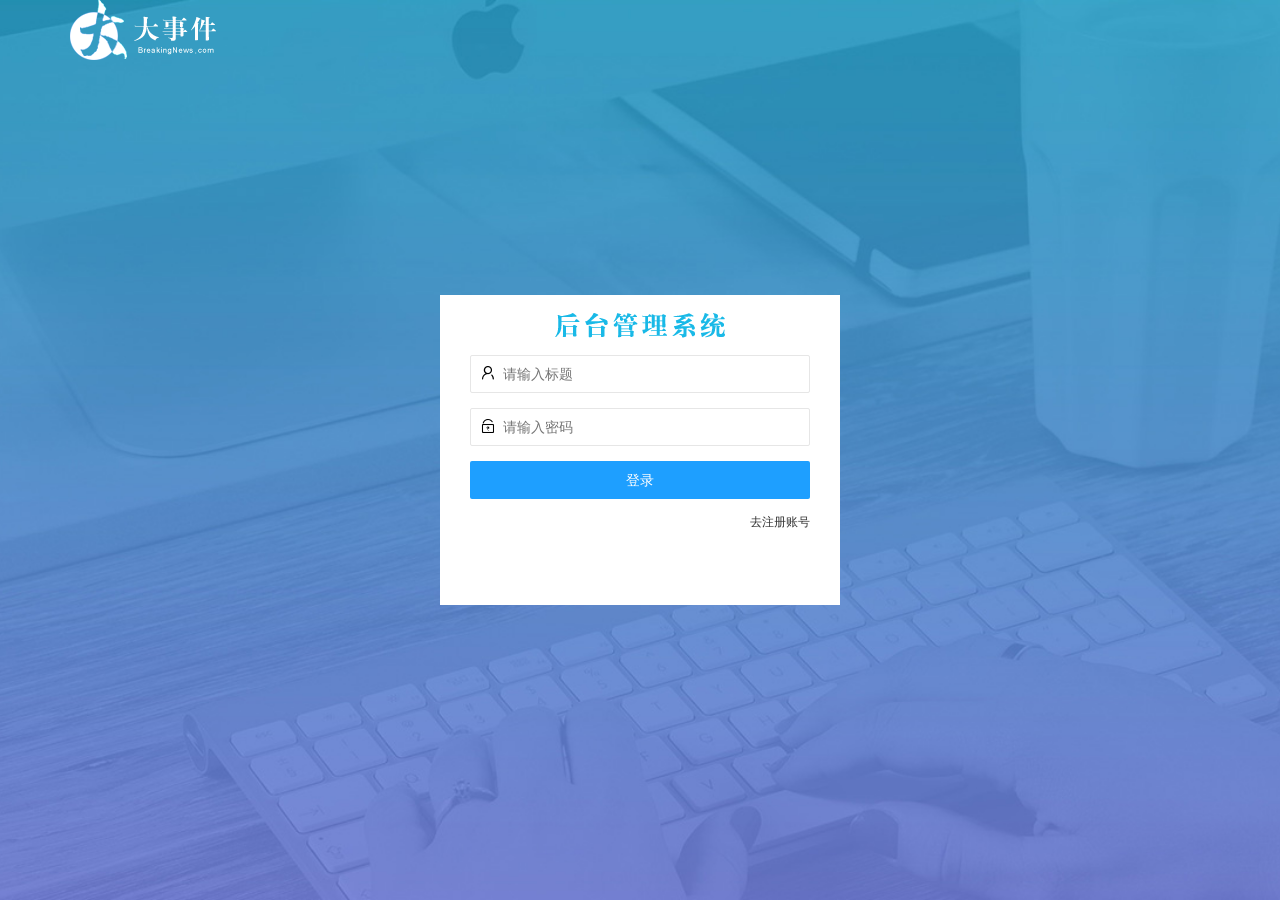
<file: login.html>
<!DOCTYPE html>
<html lang="en">
  <head>
    <meta charset="UTF-8" />
    <meta http-equiv="X-UA-Compatible" content="IE=edge" />
    <meta name="viewport" content="width=device-width, initial-scale=1.0" />
    <title>Document</title>
    <!-- 导入 LayUI 样式 -->
    <link rel="stylesheet" href="/assets/lib/layui/css/layui.css" />
    <!-- 导入自定义样式 -->
    <link rel="stylesheet" href="/assets/css/login.css" />
  </head>

  <body>
    <!-- 头部 logo 区域 -->
    <div class="layui-main">
      <img src="/assets/images/logo.png" alt="" />
    </div>

    <!-- 登录注册区域 -->
    <div class="loginAndRegBox">
      <!-- 登录标题 -->
      <div class="title-box"></div>
      <!-- 登录 -->
      <div class="login-box">
        <form class="layui-form" action="" id="form_login">
          <div class="layui-form-item">
            <i class="layui-icon layui-icon-username"></i>
            <input
              type="text"
              name="username"
              required
              lay-verify="required"
              placeholder="请输入标题"
              autocomplete="off"
              class="layui-input"
            />
          </div>
          <div class="layui-form-item">
            <i class="layui-icon layui-icon-password"></i>
            <input
              type="password"
              name="password"
              required
              lay-verify="required"
              placeholder="请输入密码"
              autocomplete="off"
              class="layui-input"
            />
          </div>
          <!-- 登录按钮 -->
          <div class="layui-form-item">
            <!-- 注意：表单提交按钮和普通按钮的区别，就是 lay-submit 属性 -->
            <button
              class="layui-btn layui-btn-normal layui-btn-fluid"
              lay-submit
            >
              登录
            </button>
          </div>
          <div class="layui-form-item link">
            <a href="javascript:;" id="link_reg">去注册账号</a>
          </div>
        </form>

        <!-- <a href="javascript:;" id="link_reg">去注册账号</a> -->
      </div>
      <!-- 注册 -->
      <div class="reg-box">
        <form class="layui-form" id="form_reg">
          <!-- 用户名 -->
          <div class="layui-form-item">
            <i class="layui-icon layui-icon-username"></i>
            <input
              type="text"
              name="username"
              required
              lay-verify="required"
              placeholder="请输入用户名"
              autocomplete="off"
              class="layui-input"
            />
          </div>

          <!-- 密码 -->
          <div class="layui-form-item">
            <i class="layui-icon layui-icon-password"></i>
            <input
              type="password"
              name="password"
              required
              lay-verify="required|pass"
              placeholder="请输入密码"
              autocomplete="off"
              class="layui-input"
            />
          </div>

          <!-- 确认密码 -->
          <div class="layui-form-item">
            <i class="layui-icon layui-icon-password"></i>
            <input
              type="password"
              name="repassword"
              required
              lay-verify="required|pass|repass"
              placeholder="再次确认密码"
              autocomplete="off"
              class="layui-input"
            />
          </div>

          <!-- 注册按钮 -->
          <div class="layui-form-item">
            <!-- 注意：表单提交按钮和普通按钮的区别，就是 lay-submit 属性 -->
            <button
              class="layui-btn layui-btn-normal layui-btn-fluid"
              lay-submit
            >
              注册
            </button>
          </div>
          <div class="layui-form-item link">
            <a href="javascript:;" id="link_login">去登录</a>
          </div>
        </form>
      </div>
    </div>

    <!-- 导入layUI js 文件 -->
    <script src="/assets/lib/layui/layui.all.js"></script>
    <!-- 导入JQuery 文件 -->
    <script src="/assets/lib/jquery.js"></script>
    <!-- 导入请求过滤器  -->
    <script src="/assets/js/baseAPI.js"></script>
    <!-- 导入自己的 js文件 -->
    <script src="/assets/js/login.js"></script>
  </body>
</html>
</file>
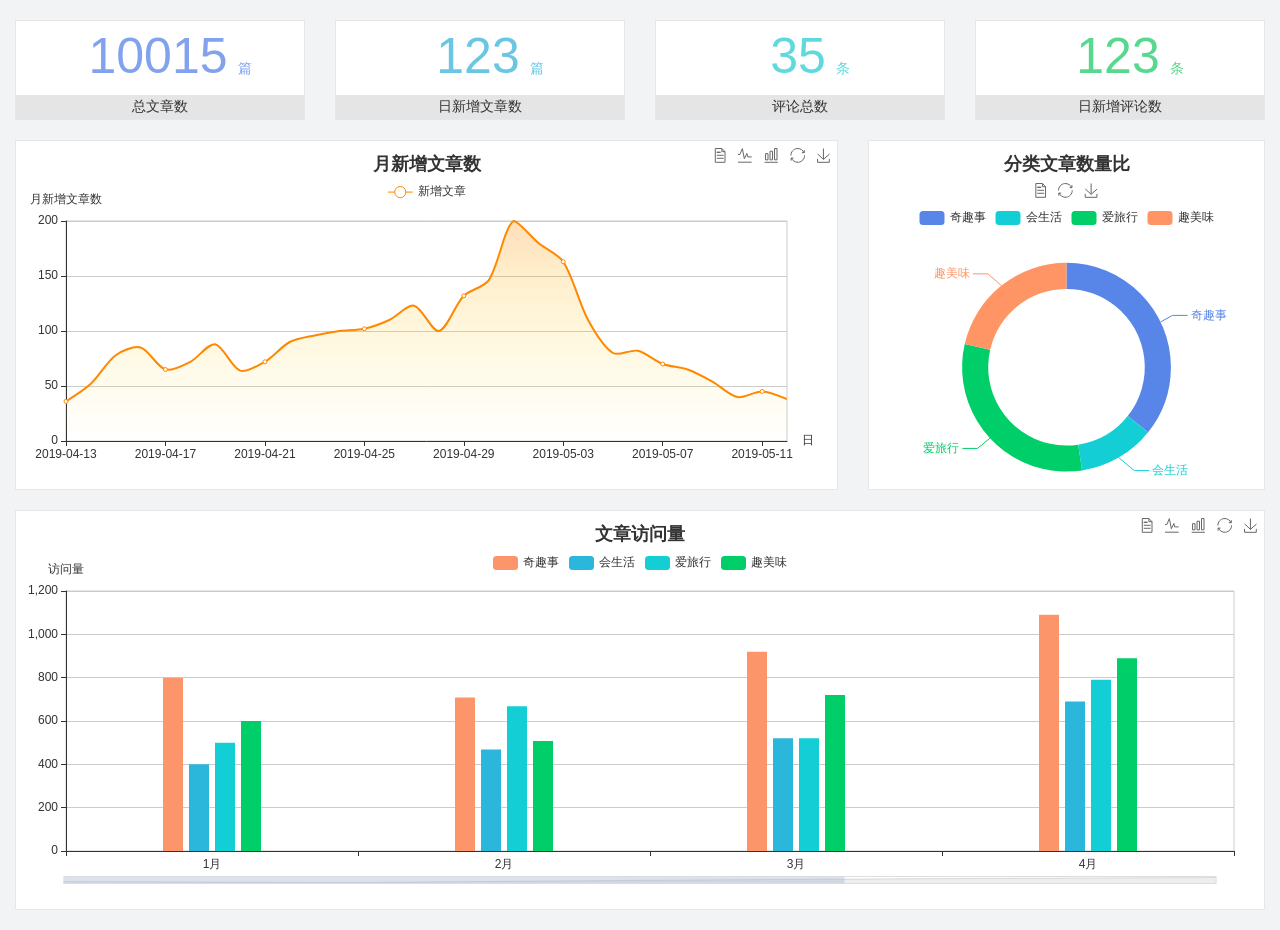
<file: home/dashboard.html>
<!DOCTYPE html>
<html lang="en">

<head>
  <meta charset="UTF-8">
  <meta name="viewport" content="width=device-width, initial-scale=1.0">
  <meta http-equiv="X-UA-Compatible" content="ie=edge">
  <title>图表统计</title>
  <link rel="stylesheet" href="../../assets/lib/bootstrap.css" />
  <link rel="stylesheet" href="../../assets/lib/main.css" />
  <script src="../../assets/lib/jquery.js"></script>
  <script type="text/javascript" src="../../assets/lib/echarts.min.js"></script>
</head>

<body>
  <div class="container-fluid">
    <div class="row spannel_list">
      <div class="col-sm-3 col-xs-6">
        <div class="spannel">
          <em>10015</em><span>篇</span>
          <b>总文章数</b>
        </div>
      </div>
      <div class="col-sm-3 col-xs-6">
        <div class="spannel scolor01">
          <em>123</em><span>篇</span>
          <b>日新增文章数</b>
        </div>
      </div>
      <div class="col-sm-3 col-xs-6">
        <div class="spannel scolor02">
          <em>35</em><span>条</span>
          <b>评论总数</b>
        </div>
      </div>
      <div class="col-sm-3 col-xs-6">
        <div class="spannel scolor03">
          <em>123</em><span>条</span>
          <b>日新增评论数</b>
        </div>
      </div>
    </div>
  </div>

  <div class="container-fluid">
    <div class="row curve-pie">
      <div class="col-lg-8 col-md-8">
        <div class="gragh_pannel" id="curve_show"></div>
      </div>
      <div class="col-lg-4 col-md-4">
        <div class="gragh_pannel" id="pie_show"></div>
      </div>
    </div>
  </div>

  <div class="container-fluid">
    <div class="column_pannel" id="column_show"></div>
  </div>

  <script>
    var oChart = echarts.init(document.getElementById('curve_show'));
    var aList_all = [
      { 'count': 36, 'date': '2019-04-13' },
      { 'count': 52, 'date': '2019-04-14' },
      { 'count': 78, 'date': '2019-04-15' },
      { 'count': 85, 'date': '2019-04-16' },
      { 'count': 65, 'date': '2019-04-17' },
      { 'count': 72, 'date': '2019-04-18' },
      { 'count': 88, 'date': '2019-04-19' },
      { 'count': 64, 'date': '2019-04-20' },
      { 'count': 72, 'date': '2019-04-21' },
      { 'count': 90, 'date': '2019-04-22' },
      { 'count': 96, 'date': '2019-04-23' },
      { 'count': 100, 'date': '2019-04-24' },
      { 'count': 102, 'date': '2019-04-25' },
      { 'count': 110, 'date': '2019-04-26' },
      { 'count': 123, 'date': '2019-04-27' },
      { 'count': 100, 'date': '2019-04-28' },
      { 'count': 132, 'date': '2019-04-29' },
      { 'count': 146, 'date': '2019-04-30' },
      { 'count': 200, 'date': '2019-05-01' },
      { 'count': 180, 'date': '2019-05-02' },
      { 'count': 163, 'date': '2019-05-03' },
      { 'count': 110, 'date': '2019-05-04' },
      { 'count': 80, 'date': '2019-05-05' },
      { 'count': 82, 'date': '2019-05-06' },
      { 'count': 70, 'date': '2019-05-07' },
      { 'count': 65, 'date': '2019-05-08' },
      { 'count': 54, 'date': '2019-05-09' },
      { 'count': 40, 'date': '2019-05-10' },
      { 'count': 45, 'date': '2019-05-11' },
      { 'count': 38, 'date': '2019-05-12' },
    ];

    let aCount = [];
    let aDate = [];

    for (var i = 0; i < aList_all.length; i++) {
      aCount.push(aList_all[i].count);
      aDate.push(aList_all[i].date);
    }

    var chartopt = {
      title: {
        text: '月新增文章数',
        left: 'center',
        top: '10'
      },
      tooltip: {
        trigger: 'axis'
      },
      legend: {
        data: ['新增文章'],
        top: '40'
      },
      toolbox: {
        show: true,
        feature: {
          mark: { show: true },
          dataView: { show: true, readOnly: false },
          magicType: { show: true, type: ['line', 'bar'] },
          restore: { show: true },
          saveAsImage: { show: true }
        }
      },
      calculable: true,
      xAxis: [
        {
          name: '日',
          type: 'category',
          boundaryGap: false,
          data: aDate
        }
      ],
      yAxis: [
        {
          name: '月新增文章数',
          type: 'value'
        }
      ],
      series: [
        {
          name: '新增文章',
          type: 'line',
          smooth: true,
          itemStyle: { normal: { areaStyle: { type: 'default' }, color: '#f80' }, lineStyle: { color: '#f80' } },
          data: aCount
        }],
      areaStyle: {
        normal: {
          color: new echarts.graphic.LinearGradient(0, 0, 0, 1, [{
            offset: 0,
            color: 'rgba(255,136,0,0.39)'
          }, {
            offset: .34,
            color: 'rgba(255,180,0,0.25)'
          }, {
            offset: 1,
            color: 'rgba(255,222,0,0.00)'
          }])

        }
      },
      grid: {
        show: true,
        x: 50,
        x2: 50,
        y: 80,
        height: 220
      }
    };

    oChart.setOption(chartopt);


    var oPie = echarts.init(document.getElementById('pie_show'));
    var oPieopt =
    {
      title: {
        top: 10,
        text: '分类文章数量比',
        x: 'center'
      },
      tooltip: {
        trigger: 'item',
        formatter: "{a} <br/>{b} : {c} ({d}%)"
      },
      color: ['#5885e8', '#13cfd5', '#00ce68', '#ff9565'],
      legend: {
        x: 'center',
        top: 65,
        data: ['奇趣事', '会生活', '爱旅行', '趣美味']
      },
      toolbox: {
        show: true,
        x: 'center',
        top: 35,
        feature: {
          mark: { show: true },
          dataView: { show: true, readOnly: false },
          magicType: {
            show: true,
            type: ['pie', 'funnel'],
            option: {
              funnel: {
                x: '25%',
                width: '50%',
                funnelAlign: 'left',
                max: 1548
              }
            }
          },
          restore: { show: true },
          saveAsImage: { show: true }
        }
      },
      calculable: true,
      series: [
        {
          name: '访问来源',
          type: 'pie',
          radius: ['45%', '60%'],
          center: ['50%', '65%'],
          data: [
            { value: 300, name: '奇趣事' },
            { value: 100, name: '会生活' },
            { value: 260, name: '爱旅行' },
            { value: 180, name: '趣美味' }
          ]
        }
      ]
    };
    oPie.setOption(oPieopt);



    var oColumn = this.echarts.init(document.getElementById('column_show'));
    var oColumnopt =
    {
      title: {
        text: '文章访问量',
        left: 'center',
        top: '10'
      },
      tooltip: {
        trigger: 'axis'
      },
      legend: {
        data: ['奇趣事', '会生活', '爱旅行', '趣美味'],
        top: '40'
      },
      toolbox: {
        show: true,
        feature: {
          mark: { show: true },
          dataView: { show: true, readOnly: false },
          magicType: { show: true, type: ['line', 'bar'] },
          restore: { show: true },
          saveAsImage: { show: true }
        }
      },
      calculable: true,
      xAxis: [
        {
          type: 'category',
          data: ['1月', '2月', '3月', '4月', '5月']
        }
      ],
      yAxis: [
        {
          name: '访问量',
          type: 'value'
        }
      ],
      series: [
        {
          name: '奇趣事',
          type: 'bar',
          barWidth: 20,
          itemStyle: {
            normal: { areaStyle: { type: 'default' }, color: '#fd956a' }
          },
          data: [800, 708, 920, 1090, 1200]
        },
        {
          name: '会生活',
          type: 'bar',
          barWidth: 20,
          itemStyle: {
            normal: { areaStyle: { type: 'default' }, color: '#2bb6db' }
          },
          data: [400, 468, 520, 690, 800]
        },
        {
          name: '爱旅行',
          type: 'bar',
          barWidth: 20,
          itemStyle: {
            normal: { areaStyle: { type: 'default' }, color: '#13cfd5' }
          },
          data: [500, 668, 520, 790, 900]
        },
        {
          name: '趣美味',
          type: 'bar',
          barWidth: 20,
          itemStyle: {
            normal: { areaStyle: { type: 'default' }, color: '#00ce68' }
          },
          data: [600, 508, 720, 890, 1000]
        }
      ],
      grid: {
        show: true,
        x: 50,
        x2: 30,
        y: 80,
        height: 260
      },
      dataZoom: [//给x轴设置滚动条
        {
          start: 0,//默认为0
          end: 100 - 1000 / 31,//默认为100
          type: 'slider',
          show: true,
          xAxisIndex: [0],
          handleSize: 0,//滑动条的 左右2个滑动条的大小
          height: 8,//组件高度
          left: 45, //左边的距离
          right: 50,//右边的距离
          bottom: 26,//右边的距离
          handleColor: '#ddd',//h滑动图标的颜色
          handleStyle: {
            borderColor: "#cacaca",
            borderWidth: "1",
            shadowBlur: 2,
            background: "#ddd",
            shadowColor: "#ddd",
          }
        }]
    };
    oColumn.setOption(oColumnopt);
  </script>
</body>

</html>
</file>
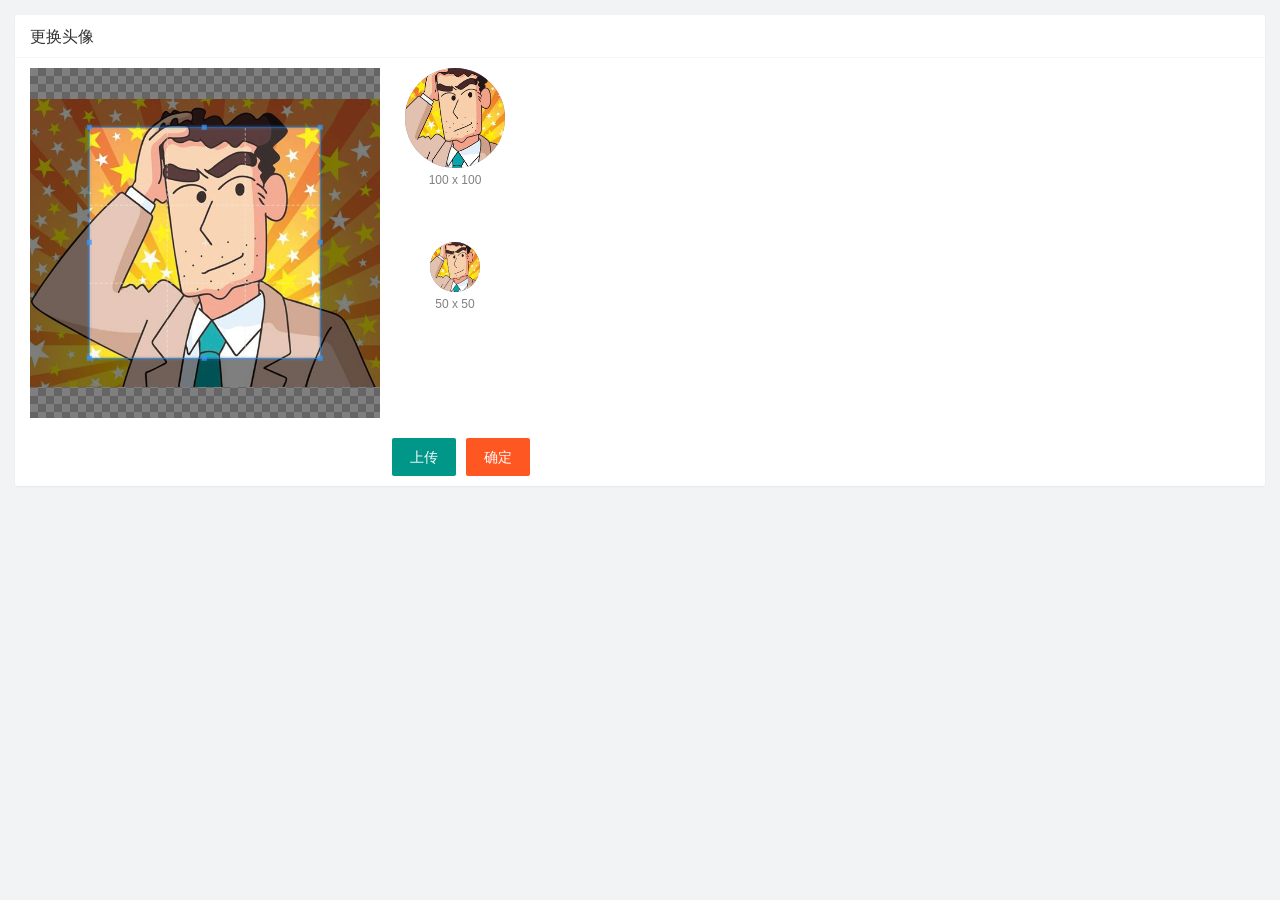
<file: uesr/user_avcatar.html>
<!DOCTYPE html>
<html lang="en">

<head>
    <meta charset="UTF-8">
    <meta http-equiv="X-UA-Compatible" content="IE=edge">
    <meta name="viewport" content="width=device-width, initial-scale=1.0">
    <title>Document</title>
    <link rel="stylesheet" href="/assets/lib/layui/css/layui.css" />
    <link rel="stylesheet" href="/assets/lib/cropper/cropper.css">
    <link rel="stylesheet" href="/assets/css/user_avcatar.css" />
</head>

<body>

    <div class="layui-card">
        <input type="file" id="file" accept="image/png,image/jpeg" />
        <div class="layui-card-header">
            <h3>更换头像</h3>
        </div>
        <div class="layui-card-body">
            <!-- 第一行的图片裁剪和预览区域 -->
            <div class="row1">
                <!-- 图片裁剪区域 -->
                <div class="cropper-box">
                    <!-- 这个 img 标签很重要，将来会把它初始化为裁剪区域 -->
                    <img id="image"
                        src="/assets/images/u=3597342456,794989359&fm=253&app=138&size=w931&n=0&f=PNG&fmt=auto.webp" />
                </div>
                <!-- 图片的预览区域 -->
                <div class="preview-box">
                    <div>
                        <!-- 宽高为 100px 的预览区域 -->
                        <div class="img-preview w100"></div>
                        <p class="size">100 x 100</p>
                    </div>
                    <div>
                        <!-- 宽高为 50px 的预览区域 -->
                        <div class="img-preview w50"></div>
                        <p class="size">50 x 50</p>
                    </div>
                </div>
            </div>
            <!-- 第二行的按钮区域 -->
            <div class="row2">
                <button type="button" class="layui-btn" id="uploadBtn">上传</button>
                <button type="button" class="layui-btn layui-btn-danger" id="sendBtn">确定</button>
            </div>
        </div>
    </div>
    <script src="/assets/lib/layui/layui.all.js"></script>
    <script src="/assets/lib/jquery.js"></script>
    <script src="/assets/lib/cropper/Cropper.js"></script>
    <script src="/assets/lib/cropper/jquery-cropper.js"></script>
    <script src="/assets/js/baseAPI.js"></script>
    <script src="/assets/js/user_avcatar.js"></script>
</body>

</html>
</file>
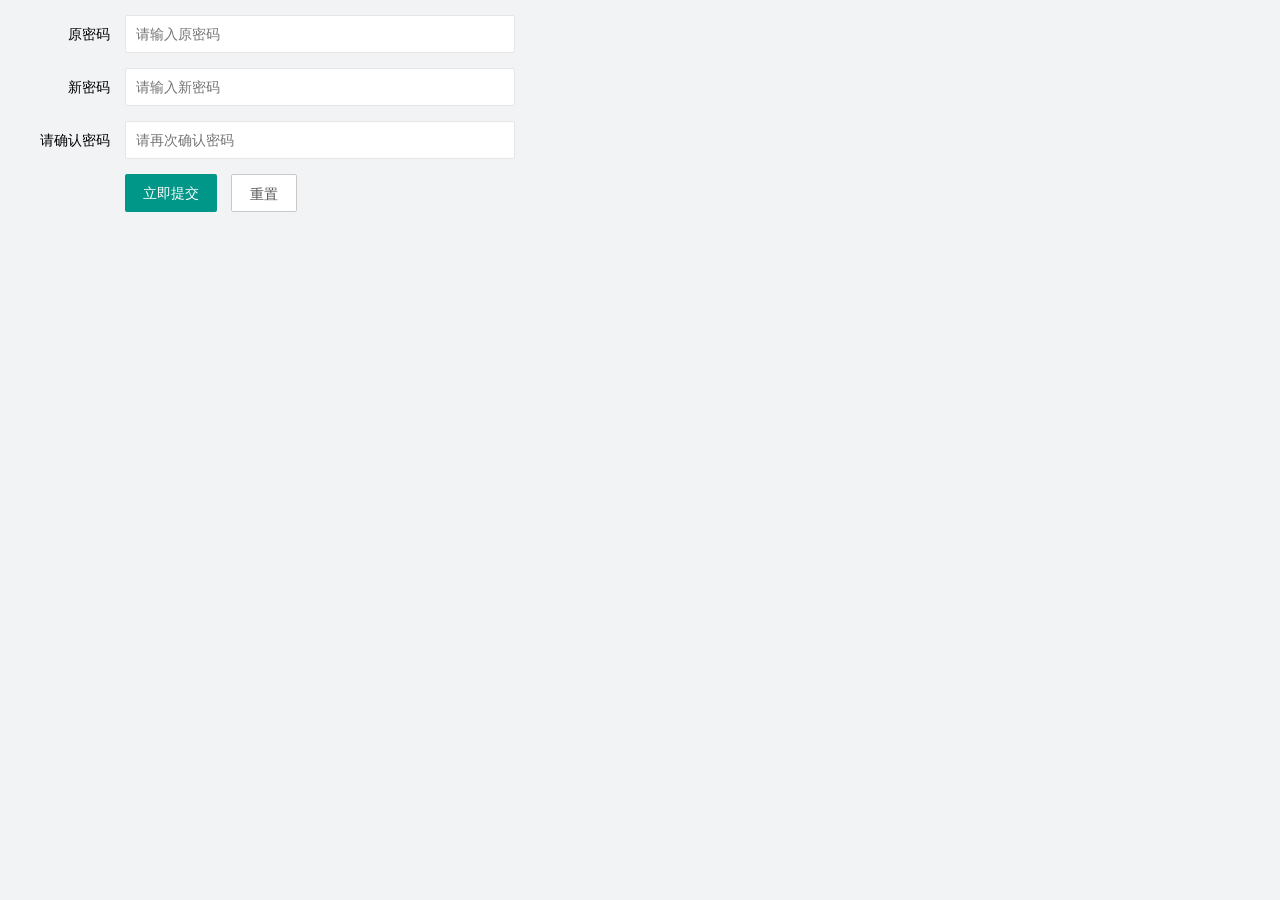
<file: uesr/user_pwd.html>
<!DOCTYPE html>
<html lang="en">

<head>
    <meta charset="UTF-8" />
    <meta http-equiv="X-UA-Compatible" content="IE=edge" />
    <meta name="viewport" content="width=device-width, initial-scale=1.0" />
    <title>Document</title>
    <link rel="stylesheet" href="/assets/lib/layui/css/layui.css" />
    <link rel="stylesheet" href="/assets/css/user_pwd.css" />
</head>

<body>
    <form class="layui-form" action="">
        <div class="layui-form-item">
            <label class="layui-form-label">原密码</label>
            <div class="layui-input-block">
                <input type="password" name="oldPwd" required lay-verify="required|pwd" placeholder="请输入原密码"
                    autocomplete="off" class="layui-input" />
            </div>
        </div>
        <div class="layui-form-item">
            <label class="layui-form-label">新密码</label>
            <div class="layui-input-block">
                <input type="password" name="newPwd" required lay-verify="required|pwd|samePwd" placeholder="请输入新密码"
                    autocomplete="off" class="layui-input" />
            </div>
        </div>
        <div class="layui-form-item">
            <label class="layui-form-label">请确认密码</label>
            <div class="layui-input-block">
                <input type="password" name="rePwd" required lay-verify="required|pwd|rePwd" placeholder="请再次确认密码"
                    autocomplete="off" class="layui-input" />
            </div>
        </div>
        <div class="layui-form-item">
            <div class="layui-input-block">
                <button class="layui-btn" lay-submit lay-filter="formDemo">
                    立即提交
                </button>
                <button type="reset" class="layui-btn layui-btn-primary">
                    重置
                </button>
            </div>
        </div>
        <script src="/assets/lib/layui/layui.all.js"></script>
        <script src="/assets/lib/jquery.js"></script>
        <script src="/assets/js/baseAPI.js"></script>
        <script src="/assets/js/user_pwd.js"></script>
</body>

</html>
</file>
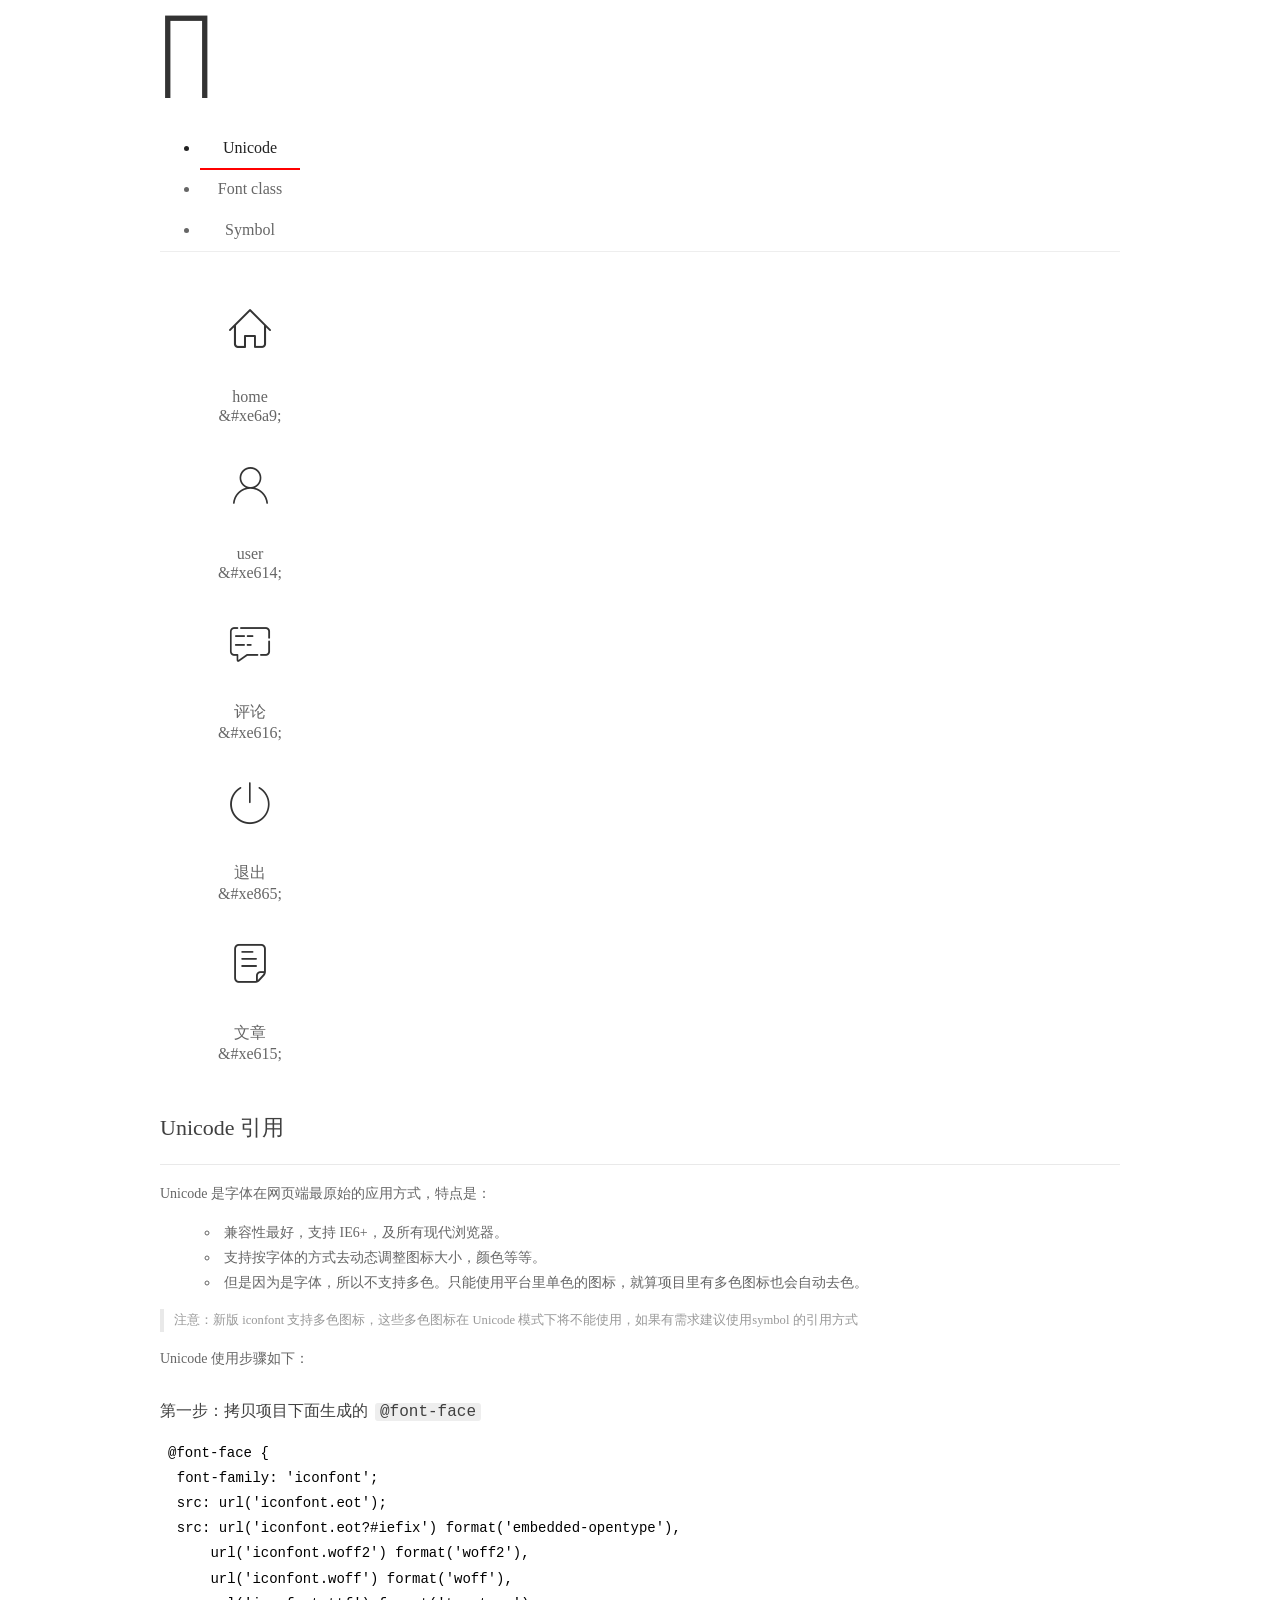
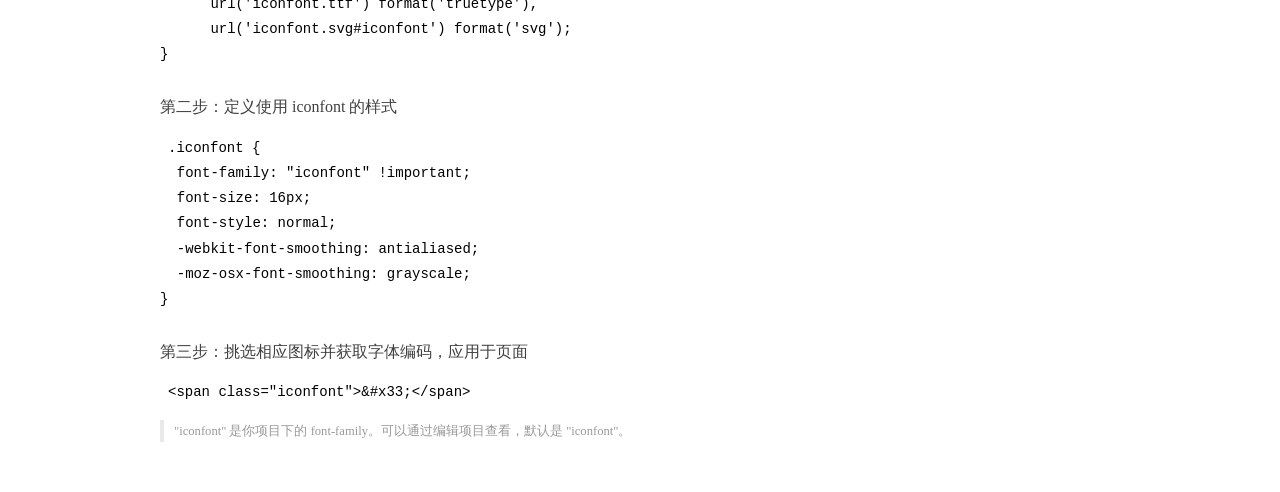
<file: assets/fonts/demo_index.html>
<!DOCTYPE html>
<html>
<head>
  <meta charset="utf-8"/>
  <title>IconFont Demo</title>
  <link rel="shortcut icon" href="https://gtms04.alicdn.com/tps/i4/TB1_oz6GVXXXXaFXpXXJDFnIXXX-64-64.ico" type="image/x-icon"/>
  <link rel="stylesheet" href="https://g.alicdn.com/thx/cube/1.3.2/cube.min.css">
  <link rel="stylesheet" href="demo.css">
  <link rel="stylesheet" href="iconfont.css">
  <script src="iconfont.js"></script>
  <!-- jQuery -->
  <script src="https://a1.alicdn.com/oss/uploads/2018/12/26/7bfddb60-08e8-11e9-9b04-53e73bb6408b.js"></script>
  <!-- 代码高亮 -->
  <script src="https://a1.alicdn.com/oss/uploads/2018/12/26/a3f714d0-08e6-11e9-8a15-ebf944d7534c.js"></script>
</head>
<body>
  <div class="main">
    <h1 class="logo"><a href="https://www.iconfont.cn/" title="iconfont 首页" target="_blank">&#xe86b;</a></h1>
    <div class="nav-tabs">
      <ul id="tabs" class="dib-box">
        <li class="dib active"><span>Unicode</span></li>
        <li class="dib"><span>Font class</span></li>
        <li class="dib"><span>Symbol</span></li>
      </ul>
      
    </div>
    <div class="tab-container">
      <div class="content unicode" style="display: block;">
          <ul class="icon_lists dib-box">
          
            <li class="dib">
              <span class="icon iconfont">&#xe6a9;</span>
                <div class="name">home</div>
                <div class="code-name">&amp;#xe6a9;</div>
              </li>
          
            <li class="dib">
              <span class="icon iconfont">&#xe614;</span>
                <div class="name">user</div>
                <div class="code-name">&amp;#xe614;</div>
              </li>
          
            <li class="dib">
              <span class="icon iconfont">&#xe616;</span>
                <div class="name">评论</div>
                <div class="code-name">&amp;#xe616;</div>
              </li>
          
            <li class="dib">
              <span class="icon iconfont">&#xe865;</span>
                <div class="name">退出</div>
                <div class="code-name">&amp;#xe865;</div>
              </li>
          
            <li class="dib">
              <span class="icon iconfont">&#xe615;</span>
                <div class="name">文章</div>
                <div class="code-name">&amp;#xe615;</div>
              </li>
          
          </ul>
          <div class="article markdown">
          <h2 id="unicode-">Unicode 引用</h2>
          <hr>

          <p>Unicode 是字体在网页端最原始的应用方式，特点是：</p>
          <ul>
            <li>兼容性最好，支持 IE6+，及所有现代浏览器。</li>
            <li>支持按字体的方式去动态调整图标大小，颜色等等。</li>
            <li>但是因为是字体，所以不支持多色。只能使用平台里单色的图标，就算项目里有多色图标也会自动去色。</li>
          </ul>
          <blockquote>
            <p>注意：新版 iconfont 支持多色图标，这些多色图标在 Unicode 模式下将不能使用，如果有需求建议使用symbol 的引用方式</p>
          </blockquote>
          <p>Unicode 使用步骤如下：</p>
          <h3 id="-font-face">第一步：拷贝项目下面生成的 <code>@font-face</code></h3>
<pre><code class="language-css"
>@font-face {
  font-family: 'iconfont';
  src: url('iconfont.eot');
  src: url('iconfont.eot?#iefix') format('embedded-opentype'),
      url('iconfont.woff2') format('woff2'),
      url('iconfont.woff') format('woff'),
      url('iconfont.ttf') format('truetype'),
      url('iconfont.svg#iconfont') format('svg');
}
</code></pre>
          <h3 id="-iconfont-">第二步：定义使用 iconfont 的样式</h3>
<pre><code class="language-css"
>.iconfont {
  font-family: "iconfont" !important;
  font-size: 16px;
  font-style: normal;
  -webkit-font-smoothing: antialiased;
  -moz-osx-font-smoothing: grayscale;
}
</code></pre>
          <h3 id="-">第三步：挑选相应图标并获取字体编码，应用于页面</h3>
<pre>
<code class="language-html"
>&lt;span class="iconfont"&gt;&amp;#x33;&lt;/span&gt;
</code></pre>
          <blockquote>
            <p>"iconfont" 是你项目下的 font-family。可以通过编辑项目查看，默认是 "iconfont"。</p>
          </blockquote>
          </div>
      </div>
      <div class="content font-class">
        <ul class="icon_lists dib-box">
          
          <li class="dib">
            <span class="icon iconfont icon-home"></span>
            <div class="name">
              home
            </div>
            <div class="code-name">.icon-home
            </div>
          </li>
          
          <li class="dib">
            <span class="icon iconfont icon-user"></span>
            <div class="name">
              user
            </div>
            <div class="code-name">.icon-user
            </div>
          </li>
          
          <li class="dib">
            <span class="icon iconfont icon-pinglun"></span>
            <div class="name">
              评论
            </div>
            <div class="code-name">.icon-pinglun
            </div>
          </li>
          
          <li class="dib">
            <span class="icon iconfont icon-tuichu"></span>
            <div class="name">
              退出
            </div>
            <div class="code-name">.icon-tuichu
            </div>
          </li>
          
          <li class="dib">
            <span class="icon iconfont icon-16"></span>
            <div class="name">
              文章
            </div>
            <div class="code-name">.icon-16
            </div>
          </li>
          
        </ul>
        <div class="article markdown">
        <h2 id="font-class-">font-class 引用</h2>
        <hr>

        <p>font-class 是 Unicode 使用方式的一种变种，主要是解决 Unicode 书写不直观，语意不明确的问题。</p>
        <p>与 Unicode 使用方式相比，具有如下特点：</p>
        <ul>
          <li>兼容性良好，支持 IE8+，及所有现代浏览器。</li>
          <li>相比于 Unicode 语意明确，书写更直观。可以很容易分辨这个 icon 是什么。</li>
          <li>因为使用 class 来定义图标，所以当要替换图标时，只需要修改 class 里面的 Unicode 引用。</li>
          <li>不过因为本质上还是使用的字体，所以多色图标还是不支持的。</li>
        </ul>
        <p>使用步骤如下：</p>
        <h3 id="-fontclass-">第一步：引入项目下面生成的 fontclass 代码：</h3>
<pre><code class="language-html">&lt;link rel="stylesheet" href="./iconfont.css"&gt;
</code></pre>
        <h3 id="-">第二步：挑选相应图标并获取类名，应用于页面：</h3>
<pre><code class="language-html">&lt;span class="iconfont icon-xxx"&gt;&lt;/span&gt;
</code></pre>
        <blockquote>
          <p>"
            iconfont" 是你项目下的 font-family。可以通过编辑项目查看，默认是 "iconfont"。</p>
        </blockquote>
      </div>
      </div>
      <div class="content symbol">
          <ul class="icon_lists dib-box">
          
            <li class="dib">
                <svg class="icon svg-icon" aria-hidden="true">
                  <use xlink:href="#icon-home"></use>
                </svg>
                <div class="name">home</div>
                <div class="code-name">#icon-home</div>
            </li>
          
            <li class="dib">
                <svg class="icon svg-icon" aria-hidden="true">
                  <use xlink:href="#icon-user"></use>
                </svg>
                <div class="name">user</div>
                <div class="code-name">#icon-user</div>
            </li>
          
            <li class="dib">
                <svg class="icon svg-icon" aria-hidden="true">
                  <use xlink:href="#icon-pinglun"></use>
                </svg>
                <div class="name">评论</div>
                <div class="code-name">#icon-pinglun</div>
            </li>
          
            <li class="dib">
                <svg class="icon svg-icon" aria-hidden="true">
                  <use xlink:href="#icon-tuichu"></use>
                </svg>
                <div class="name">退出</div>
                <div class="code-name">#icon-tuichu</div>
            </li>
          
            <li class="dib">
                <svg class="icon svg-icon" aria-hidden="true">
                  <use xlink:href="#icon-16"></use>
                </svg>
                <div class="name">文章</div>
                <div class="code-name">#icon-16</div>
            </li>
          
          </ul>
          <div class="article markdown">
          <h2 id="symbol-">Symbol 引用</h2>
          <hr>

          <p>这是一种全新的使用方式，应该说这才是未来的主流，也是平台目前推荐的用法。相关介绍可以参考这篇<a href="">文章</a>
            这种用法其实是做了一个 SVG 的集合，与另外两种相比具有如下特点：</p>
          <ul>
            <li>支持多色图标了，不再受单色限制。</li>
            <li>通过一些技巧，支持像字体那样，通过 <code>font-size</code>, <code>color</code> 来调整样式。</li>
            <li>兼容性较差，支持 IE9+，及现代浏览器。</li>
            <li>浏览器渲染 SVG 的性能一般，还不如 png。</li>
          </ul>
          <p>使用步骤如下：</p>
          <h3 id="-symbol-">第一步：引入项目下面生成的 symbol 代码：</h3>
<pre><code class="language-html">&lt;script src="./iconfont.js"&gt;&lt;/script&gt;
</code></pre>
          <h3 id="-css-">第二步：加入通用 CSS 代码（引入一次就行）：</h3>
<pre><code class="language-html">&lt;style&gt;
.icon {
  width: 1em;
  height: 1em;
  vertical-align: -0.15em;
  fill: currentColor;
  overflow: hidden;
}
&lt;/style&gt;
</code></pre>
          <h3 id="-">第三步：挑选相应图标并获取类名，应用于页面：</h3>
<pre><code class="language-html">&lt;svg class="icon" aria-hidden="true"&gt;
  &lt;use xlink:href="#icon-xxx"&gt;&lt;/use&gt;
&lt;/svg&gt;
</code></pre>
          </div>
      </div>

    </div>
  </div>
  <script>
  $(document).ready(function () {
      $('.tab-container .content:first').show()

      $('#tabs li').click(function (e) {
        var tabContent = $('.tab-container .content')
        var index = $(this).index()

        if ($(this).hasClass('active')) {
          return
        } else {
          $('#tabs li').removeClass('active')
          $(this).addClass('active')

          tabContent.hide().eq(index).fadeIn()
        }
      })
    })
  </script>
</body>
</html>
</file>
<file: assets/lib/layui/css/layui.css>
/** layui-v2.5.5 MIT License By https://www.layui.com */
 .layui-inline,img{display:inline-block;vertical-align:middle}h1,h2,h3,h4,h5,h6{font-weight:400}.layui-edge,.layui-header,.layui-inline,.layui-main{position:relative}.layui-body,.layui-edge,.layui-elip{overflow:hidden}.layui-btn,.layui-edge,.layui-inline,img{vertical-align:middle}.layui-btn,.layui-disabled,.layui-icon,.layui-unselect{-moz-user-select:none;-webkit-user-select:none;-ms-user-select:none}.layui-elip,.layui-form-checkbox span,.layui-form-pane .layui-form-label{text-overflow:ellipsis;white-space:nowrap}.layui-breadcrumb,.layui-tree-btnGroup{visibility:hidden}blockquote,body,button,dd,div,dl,dt,form,h1,h2,h3,h4,h5,h6,input,li,ol,p,pre,td,textarea,th,ul{margin:0;padding:0;-webkit-tap-highlight-color:rgba(0,0,0,0)}a:active,a:hover{outline:0}img{border:none}li{list-style:none}table{border-collapse:collapse;border-spacing:0}h4,h5,h6{font-size:100%}button,input,optgroup,option,select,textarea{font-family:inherit;font-size:inherit;font-style:inherit;font-weight:inherit;outline:0}pre{white-space:pre-wrap;white-space:-moz-pre-wrap;white-space:-pre-wrap;white-space:-o-pre-wrap;word-wrap:break-word}body{line-height:24px;font:14px Helvetica Neue,Helvetica,PingFang SC,Tahoma,Arial,sans-serif}hr{height:1px;margin:10px 0;border:0;clear:both}a{color:#333;text-decoration:none}a:hover{color:#777}a cite{font-style:normal;*cursor:pointer}.layui-border-box,.layui-border-box *{box-sizing:border-box}.layui-box,.layui-box *{box-sizing:content-box}.layui-clear{clear:both;*zoom:1}.layui-clear:after{content:'\20';clear:both;*zoom:1;display:block;height:0}.layui-inline{*display:inline;*zoom:1}.layui-edge{display:inline-block;width:0;height:0;border-width:6px;border-style:dashed;border-color:transparent}.layui-edge-top{top:-4px;border-bottom-color:#999;border-bottom-style:solid}.layui-edge-right{border-left-color:#999;border-left-style:solid}.layui-edge-bottom{top:2px;border-top-color:#999;border-top-style:solid}.layui-edge-left{border-right-color:#999;border-right-style:solid}.layui-disabled,.layui-disabled:hover{color:#d2d2d2!important;cursor:not-allowed!important}.layui-circle{border-radius:100%}.layui-show{display:block!important}.layui-hide{display:none!important}@font-face{font-family:layui-icon;src:url(../font/iconfont.eot?v=250);src:url(../font/iconfont.eot?v=250#iefix) format('embedded-opentype'),url(../font/iconfont.woff2?v=250) format('woff2'),url(../font/iconfont.woff?v=250) format('woff'),url(../font/iconfont.ttf?v=250) format('truetype'),url(../font/iconfont.svg?v=250#layui-icon) format('svg')}.layui-icon{font-family:layui-icon!important;font-size:16px;font-style:normal;-webkit-font-smoothing:antialiased;-moz-osx-font-smoothing:grayscale}.layui-icon-reply-fill:before{content:"\e611"}.layui-icon-set-fill:before{content:"\e614"}.layui-icon-menu-fill:before{content:"\e60f"}.layui-icon-search:before{content:"\e615"}.layui-icon-share:before{content:"\e641"}.layui-icon-set-sm:before{content:"\e620"}.layui-icon-engine:before{content:"\e628"}.layui-icon-close:before{content:"\1006"}.layui-icon-close-fill:before{content:"\1007"}.layui-icon-chart-screen:before{content:"\e629"}.layui-icon-star:before{content:"\e600"}.layui-icon-circle-dot:before{content:"\e617"}.layui-icon-chat:before{content:"\e606"}.layui-icon-release:before{content:"\e609"}.layui-icon-list:before{content:"\e60a"}.layui-icon-chart:before{content:"\e62c"}.layui-icon-ok-circle:before{content:"\1005"}.layui-icon-layim-theme:before{content:"\e61b"}.layui-icon-table:before{content:"\e62d"}.layui-icon-right:before{content:"\e602"}.layui-icon-left:before{content:"\e603"}.layui-icon-cart-simple:before{content:"\e698"}.layui-icon-face-cry:before{content:"\e69c"}.layui-icon-face-smile:before{content:"\e6af"}.layui-icon-survey:before{content:"\e6b2"}.layui-icon-tree:before{content:"\e62e"}.layui-icon-upload-circle:before{content:"\e62f"}.layui-icon-add-circle:before{content:"\e61f"}.layui-icon-download-circle:before{content:"\e601"}.layui-icon-templeate-1:before{content:"\e630"}.layui-icon-util:before{content:"\e631"}.layui-icon-face-surprised:before{content:"\e664"}.layui-icon-edit:before{content:"\e642"}.layui-icon-speaker:before{content:"\e645"}.layui-icon-down:before{content:"\e61a"}.layui-icon-file:before{content:"\e621"}.layui-icon-layouts:before{content:"\e632"}.layui-icon-rate-half:before{content:"\e6c9"}.layui-icon-add-circle-fine:before{content:"\e608"}.layui-icon-prev-circle:before{content:"\e633"}.layui-icon-read:before{content:"\e705"}.layui-icon-404:before{content:"\e61c"}.layui-icon-carousel:before{content:"\e634"}.layui-icon-help:before{content:"\e607"}.layui-icon-code-circle:before{content:"\e635"}.layui-icon-water:before{content:"\e636"}.layui-icon-username:before{content:"\e66f"}.layui-icon-find-fill:before{content:"\e670"}.layui-icon-about:before{content:"\e60b"}.layui-icon-location:before{content:"\e715"}.layui-icon-up:before{content:"\e619"}.layui-icon-pause:before{content:"\e651"}.layui-icon-date:before{content:"\e637"}.layui-icon-layim-uploadfile:before{content:"\e61d"}.layui-icon-delete:before{content:"\e640"}.layui-icon-play:before{content:"\e652"}.layui-icon-top:before{content:"\e604"}.layui-icon-friends:before{content:"\e612"}.layui-icon-refresh-3:before{content:"\e9aa"}.layui-icon-ok:before{content:"\e605"}.layui-icon-layer:before{content:"\e638"}.layui-icon-face-smile-fine:before{content:"\e60c"}.layui-icon-dollar:before{content:"\e659"}.layui-icon-group:before{content:"\e613"}.layui-icon-layim-download:before{content:"\e61e"}.layui-icon-picture-fine:before{content:"\e60d"}.layui-icon-link:before{content:"\e64c"}.layui-icon-diamond:before{content:"\e735"}.layui-icon-log:before{content:"\e60e"}.layui-icon-rate-solid:before{content:"\e67a"}.layui-icon-fonts-del:before{content:"\e64f"}.layui-icon-unlink:before{content:"\e64d"}.layui-icon-fonts-clear:before{content:"\e639"}.layui-icon-triangle-r:before{content:"\e623"}.layui-icon-circle:before{content:"\e63f"}.layui-icon-radio:before{content:"\e643"}.layui-icon-align-center:before{content:"\e647"}.layui-icon-align-right:before{content:"\e648"}.layui-icon-align-left:before{content:"\e649"}.layui-icon-loading-1:before{content:"\e63e"}.layui-icon-return:before{content:"\e65c"}.layui-icon-fonts-strong:before{content:"\e62b"}.layui-icon-upload:before{content:"\e67c"}.layui-icon-dialogue:before{content:"\e63a"}.layui-icon-video:before{content:"\e6ed"}.layui-icon-headset:before{content:"\e6fc"}.layui-icon-cellphone-fine:before{content:"\e63b"}.layui-icon-add-1:before{content:"\e654"}.layui-icon-face-smile-b:before{content:"\e650"}.layui-icon-fonts-html:before{content:"\e64b"}.layui-icon-form:before{content:"\e63c"}.layui-icon-cart:before{content:"\e657"}.layui-icon-camera-fill:before{content:"\e65d"}.layui-icon-tabs:before{content:"\e62a"}.layui-icon-fonts-code:before{content:"\e64e"}.layui-icon-fire:before{content:"\e756"}.layui-icon-set:before{content:"\e716"}.layui-icon-fonts-u:before{content:"\e646"}.layui-icon-triangle-d:before{content:"\e625"}.layui-icon-tips:before{content:"\e702"}.layui-icon-picture:before{content:"\e64a"}.layui-icon-more-vertical:before{content:"\e671"}.layui-icon-flag:before{content:"\e66c"}.layui-icon-loading:before{content:"\e63d"}.layui-icon-fonts-i:before{content:"\e644"}.layui-icon-refresh-1:before{content:"\e666"}.layui-icon-rmb:before{content:"\e65e"}.layui-icon-home:before{content:"\e68e"}.layui-icon-user:before{content:"\e770"}.layui-icon-notice:before{content:"\e667"}.layui-icon-login-weibo:before{content:"\e675"}.layui-icon-voice:before{content:"\e688"}.layui-icon-upload-drag:before{content:"\e681"}.layui-icon-login-qq:before{content:"\e676"}.layui-icon-snowflake:before{content:"\e6b1"}.layui-icon-file-b:before{content:"\e655"}.layui-icon-template:before{content:"\e663"}.layui-icon-auz:before{content:"\e672"}.layui-icon-console:before{content:"\e665"}.layui-icon-app:before{content:"\e653"}.layui-icon-prev:before{content:"\e65a"}.layui-icon-website:before{content:"\e7ae"}.layui-icon-next:before{content:"\e65b"}.layui-icon-component:before{content:"\e857"}.layui-icon-more:before{content:"\e65f"}.layui-icon-login-wechat:before{content:"\e677"}.layui-icon-shrink-right:before{content:"\e668"}.layui-icon-spread-left:before{content:"\e66b"}.layui-icon-camera:before{content:"\e660"}.layui-icon-note:before{content:"\e66e"}.layui-icon-refresh:before{content:"\e669"}.layui-icon-female:before{content:"\e661"}.layui-icon-male:before{content:"\e662"}.layui-icon-password:before{content:"\e673"}.layui-icon-senior:before{content:"\e674"}.layui-icon-theme:before{content:"\e66a"}.layui-icon-tread:before{content:"\e6c5"}.layui-icon-praise:before{content:"\e6c6"}.layui-icon-star-fill:before{content:"\e658"}.layui-icon-rate:before{content:"\e67b"}.layui-icon-template-1:before{content:"\e656"}.layui-icon-vercode:before{content:"\e679"}.layui-icon-cellphone:before{content:"\e678"}.layui-icon-screen-full:before{content:"\e622"}.layui-icon-screen-restore:before{content:"\e758"}.layui-icon-cols:before{content:"\e610"}.layui-icon-export:before{content:"\e67d"}.layui-icon-print:before{content:"\e66d"}.layui-icon-slider:before{content:"\e714"}.layui-icon-addition:before{content:"\e624"}.layui-icon-subtraction:before{content:"\e67e"}.layui-icon-service:before{content:"\e626"}.layui-icon-transfer:before{content:"\e691"}.layui-main{width:1140px;margin:0 auto}.layui-header{z-index:1000;height:60px}.layui-header a:hover{transition:all .5s;-webkit-transition:all .5s}.layui-side{position:fixed;left:0;top:0;bottom:0;z-index:999;width:200px;overflow-x:hidden}.layui-side-scroll{position:relative;width:220px;height:100%;overflow-x:hidden}.layui-body{position:absolute;left:200px;right:0;top:0;bottom:0;z-index:998;width:auto;overflow-y:auto;box-sizing:border-box}.layui-layout-body{overflow:hidden}.layui-layout-admin .layui-header{background-color:#23262E}.layui-layout-admin .layui-side{top:60px;width:200px;overflow-x:hidden}.layui-layout-admin .layui-body{position:fixed;top:60px;bottom:44px}.layui-layout-admin .layui-main{width:auto;margin:0 15px}.layui-layout-admin .layui-footer{position:fixed;left:200px;right:0;bottom:0;height:44px;line-height:44px;padding:0 15px;background-color:#eee}.layui-layout-admin .layui-logo{position:absolute;left:0;top:0;width:200px;height:100%;line-height:60px;text-align:center;color:#009688;font-size:16px}.layui-layout-admin .layui-header .layui-nav{background:0 0}.layui-layout-left{position:absolute!important;left:200px;top:0}.layui-layout-right{position:absolute!important;right:0;top:0}.layui-container{position:relative;margin:0 auto;padding:0 15px;box-sizing:border-box}.layui-fluid{position:relative;margin:0 auto;padding:0 15px}.layui-row:after,.layui-row:before{content:'';display:block;clear:both}.layui-col-lg1,.layui-col-lg10,.layui-col-lg11,.layui-col-lg12,.layui-col-lg2,.layui-col-lg3,.layui-col-lg4,.layui-col-lg5,.layui-col-lg6,.layui-col-lg7,.layui-col-lg8,.layui-col-lg9,.layui-col-md1,.layui-col-md10,.layui-col-md11,.layui-col-md12,.layui-col-md2,.layui-col-md3,.layui-col-md4,.layui-col-md5,.layui-col-md6,.layui-col-md7,.layui-col-md8,.layui-col-md9,.layui-col-sm1,.layui-col-sm10,.layui-col-sm11,.layui-col-sm12,.layui-col-sm2,.layui-col-sm3,.layui-col-sm4,.layui-col-sm5,.layui-col-sm6,.layui-col-sm7,.layui-col-sm8,.layui-col-sm9,.layui-col-xs1,.layui-col-xs10,.layui-col-xs11,.layui-col-xs12,.layui-col-xs2,.layui-col-xs3,.layui-col-xs4,.layui-col-xs5,.layui-col-xs6,.layui-col-xs7,.layui-col-xs8,.layui-col-xs9{position:relative;display:block;box-sizing:border-box}.layui-col-xs1,.layui-col-xs10,.layui-col-xs11,.layui-col-xs12,.layui-col-xs2,.layui-col-xs3,.layui-col-xs4,.layui-col-xs5,.layui-col-xs6,.layui-col-xs7,.layui-col-xs8,.layui-col-xs9{float:left}.layui-col-xs1{width:8.33333333%}.layui-col-xs2{width:16.66666667%}.layui-col-xs3{width:25%}.layui-col-xs4{width:33.33333333%}.layui-col-xs5{width:41.66666667%}.layui-col-xs6{width:50%}.layui-col-xs7{width:58.33333333%}.layui-col-xs8{width:66.66666667%}.layui-col-xs9{width:75%}.layui-col-xs10{width:83.33333333%}.layui-col-xs11{width:91.66666667%}.layui-col-xs12{width:100%}.layui-col-xs-offset1{margin-left:8.33333333%}.layui-col-xs-offset2{margin-left:16.66666667%}.layui-col-xs-offset3{margin-left:25%}.layui-col-xs-offset4{margin-left:33.33333333%}.layui-col-xs-offset5{margin-left:41.66666667%}.layui-col-xs-offset6{margin-left:50%}.layui-col-xs-offset7{margin-left:58.33333333%}.layui-col-xs-offset8{margin-left:66.66666667%}.layui-col-xs-offset9{margin-left:75%}.layui-col-xs-offset10{margin-left:83.33333333%}.layui-col-xs-offset11{margin-left:91.66666667%}.layui-col-xs-offset12{margin-left:100%}@media screen and (max-width:768px){.layui-hide-xs{display:none!important}.layui-show-xs-block{display:block!important}.layui-show-xs-inline{display:inline!important}.layui-show-xs-inline-block{display:inline-block!important}}@media screen and (min-width:768px){.layui-container{width:750px}.layui-hide-sm{display:none!important}.layui-show-sm-block{display:block!important}.layui-show-sm-inline{display:inline!important}.layui-show-sm-inline-block{display:inline-block!important}.layui-col-sm1,.layui-col-sm10,.layui-col-sm11,.layui-col-sm12,.layui-col-sm2,.layui-col-sm3,.layui-col-sm4,.layui-col-sm5,.layui-col-sm6,.layui-col-sm7,.layui-col-sm8,.layui-col-sm9{float:left}.layui-col-sm1{width:8.33333333%}.layui-col-sm2{width:16.66666667%}.layui-col-sm3{width:25%}.layui-col-sm4{width:33.33333333%}.layui-col-sm5{width:41.66666667%}.layui-col-sm6{width:50%}.layui-col-sm7{width:58.33333333%}.layui-col-sm8{width:66.66666667%}.layui-col-sm9{width:75%}.layui-col-sm10{width:83.33333333%}.layui-col-sm11{width:91.66666667%}.layui-col-sm12{width:100%}.layui-col-sm-offset1{margin-left:8.33333333%}.layui-col-sm-offset2{margin-left:16.66666667%}.layui-col-sm-offset3{margin-left:25%}.layui-col-sm-offset4{margin-left:33.33333333%}.layui-col-sm-offset5{margin-left:41.66666667%}.layui-col-sm-offset6{margin-left:50%}.layui-col-sm-offset7{margin-left:58.33333333%}.layui-col-sm-offset8{margin-left:66.66666667%}.layui-col-sm-offset9{margin-left:75%}.layui-col-sm-offset10{margin-left:83.33333333%}.layui-col-sm-offset11{margin-left:91.66666667%}.layui-col-sm-offset12{margin-left:100%}}@media screen and (min-width:992px){.layui-container{width:970px}.layui-hide-md{display:none!important}.layui-show-md-block{display:block!important}.layui-show-md-inline{display:inline!important}.layui-show-md-inline-block{display:inline-block!important}.layui-col-md1,.layui-col-md10,.layui-col-md11,.layui-col-md12,.layui-col-md2,.layui-col-md3,.layui-col-md4,.layui-col-md5,.layui-col-md6,.layui-col-md7,.layui-col-md8,.layui-col-md9{float:left}.layui-col-md1{width:8.33333333%}.layui-col-md2{width:16.66666667%}.layui-col-md3{width:25%}.layui-col-md4{width:33.33333333%}.layui-col-md5{width:41.66666667%}.layui-col-md6{width:50%}.layui-col-md7{width:58.33333333%}.layui-col-md8{width:66.66666667%}.layui-col-md9{width:75%}.layui-col-md10{width:83.33333333%}.layui-col-md11{width:91.66666667%}.layui-col-md12{width:100%}.layui-col-md-offset1{margin-left:8.33333333%}.layui-col-md-offset2{margin-left:16.66666667%}.layui-col-md-offset3{margin-left:25%}.layui-col-md-offset4{margin-left:33.33333333%}.layui-col-md-offset5{margin-left:41.66666667%}.layui-col-md-offset6{margin-left:50%}.layui-col-md-offset7{margin-left:58.33333333%}.layui-col-md-offset8{margin-left:66.66666667%}.layui-col-md-offset9{margin-left:75%}.layui-col-md-offset10{margin-left:83.33333333%}.layui-col-md-offset11{margin-left:91.66666667%}.layui-col-md-offset12{margin-left:100%}}@media screen and (min-width:1200px){.layui-container{width:1170px}.layui-hide-lg{display:none!important}.layui-show-lg-block{display:block!important}.layui-show-lg-inline{display:inline!important}.layui-show-lg-inline-block{display:inline-block!important}.layui-col-lg1,.layui-col-lg10,.layui-col-lg11,.layui-col-lg12,.layui-col-lg2,.layui-col-lg3,.layui-col-lg4,.layui-col-lg5,.layui-col-lg6,.layui-col-lg7,.layui-col-lg8,.layui-col-lg9{float:left}.layui-col-lg1{width:8.33333333%}.layui-col-lg2{width:16.66666667%}.layui-col-lg3{width:25%}.layui-col-lg4{width:33.33333333%}.layui-col-lg5{width:41.66666667%}.layui-col-lg6{width:50%}.layui-col-lg7{width:58.33333333%}.layui-col-lg8{width:66.66666667%}.layui-col-lg9{width:75%}.layui-col-lg10{width:83.33333333%}.layui-col-lg11{width:91.66666667%}.layui-col-lg12{width:100%}.layui-col-lg-offset1{margin-left:8.33333333%}.layui-col-lg-offset2{margin-left:16.66666667%}.layui-col-lg-offset3{margin-left:25%}.layui-col-lg-offset4{margin-left:33.33333333%}.layui-col-lg-offset5{margin-left:41.66666667%}.layui-col-lg-offset6{margin-left:50%}.layui-col-lg-offset7{margin-left:58.33333333%}.layui-col-lg-offset8{margin-left:66.66666667%}.layui-col-lg-offset9{margin-left:75%}.layui-col-lg-offset10{margin-left:83.33333333%}.layui-col-lg-offset11{margin-left:91.66666667%}.layui-col-lg-offset12{margin-left:100%}}.layui-col-space1{margin:-.5px}.layui-col-space1>*{padding:.5px}.layui-col-space3{margin:-1.5px}.layui-col-space3>*{padding:1.5px}.layui-col-space5{margin:-2.5px}.layui-col-space5>*{padding:2.5px}.layui-col-space8{margin:-3.5px}.layui-col-space8>*{padding:3.5px}.layui-col-space10{margin:-5px}.layui-col-space10>*{padding:5px}.layui-col-space12{margin:-6px}.layui-col-space12>*{padding:6px}.layui-col-space15{margin:-7.5px}.layui-col-space15>*{padding:7.5px}.layui-col-space18{margin:-9px}.layui-col-space18>*{padding:9px}.layui-col-space20{margin:-10px}.layui-col-space20>*{padding:10px}.layui-col-space22{margin:-11px}.layui-col-space22>*{padding:11px}.layui-col-space25{margin:-12.5px}.layui-col-space25>*{padding:12.5px}.layui-col-space30{margin:-15px}.layui-col-space30>*{padding:15px}.layui-btn,.layui-input,.layui-select,.layui-textarea,.layui-upload-button{outline:0;-webkit-appearance:none;transition:all .3s;-webkit-transition:all .3s;box-sizing:border-box}.layui-elem-quote{margin-bottom:10px;padding:15px;line-height:22px;border-left:5px solid #009688;border-radius:0 2px 2px 0;background-color:#f2f2f2}.layui-quote-nm{border-style:solid;border-width:1px 1px 1px 5px;background:0 0}.layui-elem-field{margin-bottom:10px;padding:0;border-width:1px;border-style:solid}.layui-elem-field legend{margin-left:20px;padding:0 10px;font-size:20px;font-weight:300}.layui-field-title{margin:10px 0 20px;border-width:1px 0 0}.layui-field-box{padding:10px 15px}.layui-field-title .layui-field-box{padding:10px 0}.layui-progress{position:relative;height:6px;border-radius:20px;background-color:#e2e2e2}.layui-progress-bar{position:absolute;left:0;top:0;width:0;max-width:100%;height:6px;border-radius:20px;text-align:right;background-color:#5FB878;transition:all .3s;-webkit-transition:all .3s}.layui-progress-big,.layui-progress-big .layui-progress-bar{height:18px;line-height:18px}.layui-progress-text{position:relative;top:-20px;line-height:18px;font-size:12px;color:#666}.layui-progress-big .layui-progress-text{position:static;padding:0 10px;color:#fff}.layui-collapse{border-width:1px;border-style:solid;border-radius:2px}.layui-colla-content,.layui-colla-item{border-top-width:1px;border-top-style:solid}.layui-colla-item:first-child{border-top:none}.layui-colla-title{position:relative;height:42px;line-height:42px;padding:0 15px 0 35px;color:#333;background-color:#f2f2f2;cursor:pointer;font-size:14px;overflow:hidden}.layui-colla-content{display:none;padding:10px 15px;line-height:22px;color:#666}.layui-colla-icon{position:absolute;left:15px;top:0;font-size:14px}.layui-card{margin-bottom:15px;border-radius:2px;background-color:#fff;box-shadow:0 1px 2px 0 rgba(0,0,0,.05)}.layui-card:last-child{margin-bottom:0}.layui-card-header{position:relative;height:42px;line-height:42px;padding:0 15px;border-bottom:1px solid #f6f6f6;color:#333;border-radius:2px 2px 0 0;font-size:14px}.layui-bg-black,.layui-bg-blue,.layui-bg-cyan,.layui-bg-green,.layui-bg-orange,.layui-bg-red{color:#fff!important}.layui-card-body{position:relative;padding:10px 15px;line-height:24px}.layui-card-body[pad15]{padding:15px}.layui-card-body[pad20]{padding:20px}.layui-card-body .layui-table{margin:5px 0}.layui-card .layui-tab{margin:0}.layui-panel-window{position:relative;padding:15px;border-radius:0;border-top:5px solid #E6E6E6;background-color:#fff}.layui-auxiliar-moving{position:fixed;left:0;right:0;top:0;bottom:0;width:100%;height:100%;background:0 0;z-index:9999999999}.layui-form-label,.layui-form-mid,.layui-form-select,.layui-input-block,.layui-input-inline,.layui-textarea{position:relative}.layui-bg-red{background-color:#FF5722!important}.layui-bg-orange{background-color:#FFB800!important}.layui-bg-green{background-color:#009688!important}.layui-bg-cyan{background-color:#2F4056!important}.layui-bg-blue{background-color:#1E9FFF!important}.layui-bg-black{background-color:#393D49!important}.layui-bg-gray{background-color:#eee!important;color:#666!important}.layui-badge-rim,.layui-colla-content,.layui-colla-item,.layui-collapse,.layui-elem-field,.layui-form-pane .layui-form-item[pane],.layui-form-pane .layui-form-label,.layui-input,.layui-layedit,.layui-layedit-tool,.layui-quote-nm,.layui-select,.layui-tab-bar,.layui-tab-card,.layui-tab-title,.layui-tab-title .layui-this:after,.layui-textarea{border-color:#e6e6e6}.layui-timeline-item:before,hr{background-color:#e6e6e6}.layui-text{line-height:22px;font-size:14px;color:#666}.layui-text h1,.layui-text h2,.layui-text h3{font-weight:500;color:#333}.layui-text h1{font-size:30px}.layui-text h2{font-size:24px}.layui-text h3{font-size:18px}.layui-text a:not(.layui-btn){color:#01AAED}.layui-text a:not(.layui-btn):hover{text-decoration:underline}.layui-text ul{padding:5px 0 5px 15px}.layui-text ul li{margin-top:5px;list-style-type:disc}.layui-text em,.layui-word-aux{color:#999!important;padding:0 5px!important}.layui-btn{display:inline-block;height:38px;line-height:38px;padding:0 18px;background-color:#009688;color:#fff;white-space:nowrap;text-align:center;font-size:14px;border:none;border-radius:2px;cursor:pointer}.layui-btn:hover{opacity:.8;filter:alpha(opacity=80);color:#fff}.layui-btn:active{opacity:1;filter:alpha(opacity=100)}.layui-btn+.layui-btn{margin-left:10px}.layui-btn-container{font-size:0}.layui-btn-container .layui-btn{margin-right:10px;margin-bottom:10px}.layui-btn-container .layui-btn+.layui-btn{margin-left:0}.layui-table .layui-btn-container .layui-btn{margin-bottom:9px}.layui-btn-radius{border-radius:100px}.layui-btn .layui-icon{margin-right:3px;font-size:18px;vertical-align:bottom;vertical-align:middle\9}.layui-btn-primary{border:1px solid #C9C9C9;background-color:#fff;color:#555}.layui-btn-primary:hover{border-color:#009688;color:#333}.layui-btn-normal{background-color:#1E9FFF}.layui-btn-warm{background-color:#FFB800}.layui-btn-danger{background-color:#FF5722}.layui-btn-checked{background-color:#5FB878}.layui-btn-disabled,.layui-btn-disabled:active,.layui-btn-disabled:hover{border:1px solid #e6e6e6;background-color:#FBFBFB;color:#C9C9C9;cursor:not-allowed;opacity:1}.layui-btn-lg{height:44px;line-height:44px;padding:0 25px;font-size:16px}.layui-btn-sm{height:30px;line-height:30px;padding:0 10px;font-size:12px}.layui-btn-sm i{font-size:16px!important}.layui-btn-xs{height:22px;line-height:22px;padding:0 5px;font-size:12px}.layui-btn-xs i{font-size:14px!important}.layui-btn-group{display:inline-block;vertical-align:middle;font-size:0}.layui-btn-group .layui-btn{margin-left:0!important;margin-right:0!important;border-left:1px solid rgba(255,255,255,.5);border-radius:0}.layui-btn-group .layui-btn-primary{border-left:none}.layui-btn-group .layui-btn-primary:hover{border-color:#C9C9C9;color:#009688}.layui-btn-group .layui-btn:first-child{border-left:none;border-radius:2px 0 0 2px}.layui-btn-group .layui-btn-primary:first-child{border-left:1px solid #c9c9c9}.layui-btn-group .layui-btn:last-child{border-radius:0 2px 2px 0}.layui-btn-group .layui-btn+.layui-btn{margin-left:0}.layui-btn-group+.layui-btn-group{margin-left:10px}.layui-btn-fluid{width:100%}.layui-input,.layui-select,.layui-textarea{height:38px;line-height:1.3;line-height:38px\9;border-width:1px;border-style:solid;background-color:#fff;border-radius:2px}.layui-input::-webkit-input-placeholder,.layui-select::-webkit-input-placeholder,.layui-textarea::-webkit-input-placeholder{line-height:1.3}.layui-input,.layui-textarea{display:block;width:100%;padding-left:10px}.layui-input:hover,.layui-textarea:hover{border-color:#D2D2D2!important}.layui-input:focus,.layui-textarea:focus{border-color:#C9C9C9!important}.layui-textarea{min-height:100px;height:auto;line-height:20px;padding:6px 10px;resize:vertical}.layui-select{padding:0 10px}.layui-form input[type=checkbox],.layui-form input[type=radio],.layui-form select{display:none}.layui-form [lay-ignore]{display:initial}.layui-form-item{margin-bottom:15px;clear:both;*zoom:1}.layui-form-item:after{content:'\20';clear:both;*zoom:1;display:block;height:0}.layui-form-label{float:left;display:block;padding:9px 15px;width:80px;font-weight:400;line-height:20px;text-align:right}.layui-form-label-col{display:block;float:none;padding:9px 0;line-height:20px;text-align:left}.layui-form-item .layui-inline{margin-bottom:5px;margin-right:10px}.layui-input-block{margin-left:110px;min-height:36px}.layui-input-inline{display:inline-block;vertical-align:middle}.layui-form-item .layui-input-inline{float:left;width:190px;margin-right:10px}.layui-form-text .layui-input-inline{width:auto}.layui-form-mid{float:left;display:block;padding:9px 0!important;line-height:20px;margin-right:10px}.layui-form-danger+.layui-form-select .layui-input,.layui-form-danger:focus{border-color:#FF5722!important}.layui-form-select .layui-input{padding-right:30px;cursor:pointer}.layui-form-select .layui-edge{position:absolute;right:10px;top:50%;margin-top:-3px;cursor:pointer;border-width:6px;border-top-color:#c2c2c2;border-top-style:solid;transition:all .3s;-webkit-transition:all .3s}.layui-form-select dl{display:none;position:absolute;left:0;top:42px;padding:5px 0;z-index:899;min-width:100%;border:1px solid #d2d2d2;max-height:300px;overflow-y:auto;background-color:#fff;border-radius:2px;box-shadow:0 2px 4px rgba(0,0,0,.12);box-sizing:border-box}.layui-form-select dl dd,.layui-form-select dl dt{padding:0 10px;line-height:36px;white-space:nowrap;overflow:hidden;text-overflow:ellipsis}.layui-form-select dl dt{font-size:12px;color:#999}.layui-form-select dl dd{cursor:pointer}.layui-form-select dl dd:hover{background-color:#f2f2f2;-webkit-transition:.5s all;transition:.5s all}.layui-form-select .layui-select-group dd{padding-left:20px}.layui-form-select dl dd.layui-select-tips{padding-left:10px!important;color:#999}.layui-form-select dl dd.layui-this{background-color:#5FB878;color:#fff}.layui-form-checkbox,.layui-form-select dl dd.layui-disabled{background-color:#fff}.layui-form-selected dl{display:block}.layui-form-checkbox,.layui-form-checkbox *,.layui-form-switch{display:inline-block;vertical-align:middle}.layui-form-selected .layui-edge{margin-top:-9px;-webkit-transform:rotate(180deg);transform:rotate(180deg);margin-top:-3px\9}:root .layui-form-selected .layui-edge{margin-top:-9px\0/IE9}.layui-form-selectup dl{top:auto;bottom:42px}.layui-select-none{margin:5px 0;text-align:center;color:#999}.layui-select-disabled .layui-disabled{border-color:#eee!important}.layui-select-disabled .layui-edge{border-top-color:#d2d2d2}.layui-form-checkbox{position:relative;height:30px;line-height:30px;margin-right:10px;padding-right:30px;cursor:pointer;font-size:0;-webkit-transition:.1s linear;transition:.1s linear;box-sizing:border-box}.layui-form-checkbox span{padding:0 10px;height:100%;font-size:14px;border-radius:2px 0 0 2px;background-color:#d2d2d2;color:#fff;overflow:hidden}.layui-form-checkbox:hover span{background-color:#c2c2c2}.layui-form-checkbox i{position:absolute;right:0;top:0;width:30px;height:28px;border:1px solid #d2d2d2;border-left:none;border-radius:0 2px 2px 0;color:#fff;font-size:20px;text-align:center}.layui-form-checkbox:hover i{border-color:#c2c2c2;color:#c2c2c2}.layui-form-checked,.layui-form-checked:hover{border-color:#5FB878}.layui-form-checked span,.layui-form-checked:hover span{background-color:#5FB878}.layui-form-checked i,.layui-form-checked:hover i{color:#5FB878}.layui-form-item .layui-form-checkbox{margin-top:4px}.layui-form-checkbox[lay-skin=primary]{height:auto!important;line-height:normal!important;min-width:18px;min-height:18px;border:none!important;margin-right:0;padding-left:28px;padding-right:0;background:0 0}.layui-form-checkbox[lay-skin=primary] span{padding-left:0;padding-right:15px;line-height:18px;background:0 0;color:#666}.layui-form-checkbox[lay-skin=primary] i{right:auto;left:0;width:16px;height:16px;line-height:16px;border:1px solid #d2d2d2;font-size:12px;border-radius:2px;background-color:#fff;-webkit-transition:.1s linear;transition:.1s linear}.layui-form-checkbox[lay-skin=primary]:hover i{border-color:#5FB878;color:#fff}.layui-form-checked[lay-skin=primary] i{border-color:#5FB878!important;background-color:#5FB878;color:#fff}.layui-checkbox-disbaled[lay-skin=primary] span{background:0 0!important;color:#c2c2c2}.layui-checkbox-disbaled[lay-skin=primary]:hover i{border-color:#d2d2d2}.layui-form-item .layui-form-checkbox[lay-skin=primary]{margin-top:10px}.layui-form-switch{position:relative;height:22px;line-height:22px;min-width:35px;padding:0 5px;margin-top:8px;border:1px solid #d2d2d2;border-radius:20px;cursor:pointer;background-color:#fff;-webkit-transition:.1s linear;transition:.1s linear}.layui-form-switch i{position:absolute;left:5px;top:3px;width:16px;height:16px;border-radius:20px;background-color:#d2d2d2;-webkit-transition:.1s linear;transition:.1s linear}.layui-form-switch em{position:relative;top:0;width:25px;margin-left:21px;padding:0!important;text-align:center!important;color:#999!important;font-style:normal!important;font-size:12px}.layui-form-onswitch{border-color:#5FB878;background-color:#5FB878}.layui-checkbox-disbaled,.layui-checkbox-disbaled i{border-color:#e2e2e2!important}.layui-form-onswitch i{left:100%;margin-left:-21px;background-color:#fff}.layui-form-onswitch em{margin-left:5px;margin-right:21px;color:#fff!important}.layui-checkbox-disbaled span{background-color:#e2e2e2!important}.layui-checkbox-disbaled:hover i{color:#fff!important}[lay-radio]{display:none}.layui-form-radio,.layui-form-radio *{display:inline-block;vertical-align:middle}.layui-form-radio{line-height:28px;margin:6px 10px 0 0;padding-right:10px;cursor:pointer;font-size:0}.layui-form-radio *{font-size:14px}.layui-form-radio>i{margin-right:8px;font-size:22px;color:#c2c2c2}.layui-form-radio>i:hover,.layui-form-radioed>i{color:#5FB878}.layui-radio-disbaled>i{color:#e2e2e2!important}.layui-form-pane .layui-form-label{width:110px;padding:8px 15px;height:38px;line-height:20px;border-width:1px;border-style:solid;border-radius:2px 0 0 2px;text-align:center;background-color:#FBFBFB;overflow:hidden;box-sizing:border-box}.layui-form-pane .layui-input-inline{margin-left:-1px}.layui-form-pane .layui-input-block{margin-left:110px;left:-1px}.layui-form-pane .layui-input{border-radius:0 2px 2px 0}.layui-form-pane .layui-form-text .layui-form-label{float:none;width:100%;border-radius:2px;box-sizing:border-box;text-align:left}.layui-form-pane .layui-form-text .layui-input-inline{display:block;margin:0;top:-1px;clear:both}.layui-form-pane .layui-form-text .layui-input-block{margin:0;left:0;top:-1px}.layui-form-pane .layui-form-text .layui-textarea{min-height:100px;border-radius:0 0 2px 2px}.layui-form-pane .layui-form-checkbox{margin:4px 0 4px 10px}.layui-form-pane .layui-form-radio,.layui-form-pane .layui-form-switch{margin-top:6px;margin-left:10px}.layui-form-pane .layui-form-item[pane]{position:relative;border-width:1px;border-style:solid}.layui-form-pane .layui-form-item[pane] .layui-form-label{position:absolute;left:0;top:0;height:100%;border-width:0 1px 0 0}.layui-form-pane .layui-form-item[pane] .layui-input-inline{margin-left:110px}@media screen and (max-width:450px){.layui-form-item .layui-form-label{text-overflow:ellipsis;overflow:hidden;white-space:nowrap}.layui-form-item .layui-inline{display:block;margin-right:0;margin-bottom:20px;clear:both}.layui-form-item .layui-inline:after{content:'\20';clear:both;display:block;height:0}.layui-form-item .layui-input-inline{display:block;float:none;left:-3px;width:auto;margin:0 0 10px 112px}.layui-form-item .layui-input-inline+.layui-form-mid{margin-left:110px;top:-5px;padding:0}.layui-form-item .layui-form-checkbox{margin-right:5px;margin-bottom:5px}}.layui-layedit{border-width:1px;border-style:solid;border-radius:2px}.layui-layedit-tool{padding:3px 5px;border-bottom-width:1px;border-bottom-style:solid;font-size:0}.layedit-tool-fixed{position:fixed;top:0;border-top:1px solid #e2e2e2}.layui-layedit-tool .layedit-tool-mid,.layui-layedit-tool .layui-icon{display:inline-block;vertical-align:middle;text-align:center;font-size:14px}.layui-layedit-tool .layui-icon{position:relative;width:32px;height:30px;line-height:30px;margin:3px 5px;color:#777;cursor:pointer;border-radius:2px}.layui-layedit-tool .layui-icon:hover{color:#393D49}.layui-layedit-tool .layui-icon:active{color:#000}.layui-layedit-tool .layedit-tool-active{background-color:#e2e2e2;color:#000}.layui-layedit-tool .layui-disabled,.layui-layedit-tool .layui-disabled:hover{color:#d2d2d2;cursor:not-allowed}.layui-layedit-tool .layedit-tool-mid{width:1px;height:18px;margin:0 10px;background-color:#d2d2d2}.layedit-tool-html{width:50px!important;font-size:30px!important}.layedit-tool-b,.layedit-tool-code,.layedit-tool-help{font-size:16px!important}.layedit-tool-d,.layedit-tool-face,.layedit-tool-image,.layedit-tool-unlink{font-size:18px!important}.layedit-tool-image input{position:absolute;font-size:0;left:0;top:0;width:100%;height:100%;opacity:.01;filter:Alpha(opacity=1);cursor:pointer}.layui-layedit-iframe iframe{display:block;width:100%}#LAY_layedit_code{overflow:hidden}.layui-laypage{display:inline-block;*display:inline;*zoom:1;vertical-align:middle;margin:10px 0;font-size:0}.layui-laypage>a:first-child,.layui-laypage>a:first-child em{border-radius:2px 0 0 2px}.layui-laypage>a:last-child,.layui-laypage>a:last-child em{border-radius:0 2px 2px 0}.layui-laypage>:first-child{margin-left:0!important}.layui-laypage>:last-child{margin-right:0!important}.layui-laypage a,.layui-laypage button,.layui-laypage input,.layui-laypage select,.layui-laypage span{border:1px solid #e2e2e2}.layui-laypage a,.layui-laypage span{display:inline-block;*display:inline;*zoom:1;vertical-align:middle;padding:0 15px;height:28px;line-height:28px;margin:0 -1px 5px 0;background-color:#fff;color:#333;font-size:12px}.layui-flow-more a *,.layui-laypage input,.layui-table-view select[lay-ignore]{display:inline-block}.layui-laypage a:hover{color:#009688}.layui-laypage em{font-style:normal}.layui-laypage .layui-laypage-spr{color:#999;font-weight:700}.layui-laypage a{text-decoration:none}.layui-laypage .layui-laypage-curr{position:relative}.layui-laypage .layui-laypage-curr em{position:relative;color:#fff}.layui-laypage .layui-laypage-curr .layui-laypage-em{position:absolute;left:-1px;top:-1px;padding:1px;width:100%;height:100%;background-color:#009688}.layui-laypage-em{border-radius:2px}.layui-laypage-next em,.layui-laypage-prev em{font-family:Sim sun;font-size:16px}.layui-laypage .layui-laypage-count,.layui-laypage .layui-laypage-limits,.layui-laypage .layui-laypage-refresh,.layui-laypage .layui-laypage-skip{margin-left:10px;margin-right:10px;padding:0;border:none}.layui-laypage .layui-laypage-limits,.layui-laypage .layui-laypage-refresh{vertical-align:top}.layui-laypage .layui-laypage-refresh i{font-size:18px;cursor:pointer}.layui-laypage select{height:22px;padding:3px;border-radius:2px;cursor:pointer}.layui-laypage .layui-laypage-skip{height:30px;line-height:30px;color:#999}.layui-laypage button,.layui-laypage input{height:30px;line-height:30px;border-radius:2px;vertical-align:top;background-color:#fff;box-sizing:border-box}.layui-laypage input{width:40px;margin:0 10px;padding:0 3px;text-align:center}.layui-laypage input:focus,.layui-laypage select:focus{border-color:#009688!important}.layui-laypage button{margin-left:10px;padding:0 10px;cursor:pointer}.layui-table,.layui-table-view{margin:10px 0}.layui-flow-more{margin:10px 0;text-align:center;color:#999;font-size:14px}.layui-flow-more a{height:32px;line-height:32px}.layui-flow-more a *{vertical-align:top}.layui-flow-more a cite{padding:0 20px;border-radius:3px;background-color:#eee;color:#333;font-style:normal}.layui-flow-more a cite:hover{opacity:.8}.layui-flow-more a i{font-size:30px;color:#737383}.layui-table{width:100%;background-color:#fff;color:#666}.layui-table tr{transition:all .3s;-webkit-transition:all .3s}.layui-table th{text-align:left;font-weight:400}.layui-table tbody tr:hover,.layui-table thead tr,.layui-table-click,.layui-table-header,.layui-table-hover,.layui-table-mend,.layui-table-patch,.layui-table-tool,.layui-table-total,.layui-table-total tr,.layui-table[lay-even] tr:nth-child(even){background-color:#f2f2f2}.layui-table td,.layui-table th,.layui-table-col-set,.layui-table-fixed-r,.layui-table-grid-down,.layui-table-header,.layui-table-page,.layui-table-tips-main,.layui-table-tool,.layui-table-total,.layui-table-view,.layui-table[lay-skin=line],.layui-table[lay-skin=row]{border-width:1px;border-style:solid;border-color:#e6e6e6}.layui-table td,.layui-table th{position:relative;padding:9px 15px;min-height:20px;line-height:20px;font-size:14px}.layui-table[lay-skin=line] td,.layui-table[lay-skin=line] th{border-width:0 0 1px}.layui-table[lay-skin=row] td,.layui-table[lay-skin=row] th{border-width:0 1px 0 0}.layui-table[lay-skin=nob] td,.layui-table[lay-skin=nob] th{border:none}.layui-table img{max-width:100px}.layui-table[lay-size=lg] td,.layui-table[lay-size=lg] th{padding:15px 30px}.layui-table-view .layui-table[lay-size=lg] .layui-table-cell{height:40px;line-height:40px}.layui-table[lay-size=sm] td,.layui-table[lay-size=sm] th{font-size:12px;padding:5px 10px}.layui-table-view .layui-table[lay-size=sm] .layui-table-cell{height:20px;line-height:20px}.layui-table[lay-data]{display:none}.layui-table-box{position:relative;overflow:hidden}.layui-table-view .layui-table{position:relative;width:auto;margin:0}.layui-table-view .layui-table[lay-skin=line]{border-width:0 1px 0 0}.layui-table-view .layui-table[lay-skin=row]{border-width:0 0 1px}.layui-table-view .layui-table td,.layui-table-view .layui-table th{padding:5px 0;border-top:none;border-left:none}.layui-table-view .layui-table th.layui-unselect .layui-table-cell span{cursor:pointer}.layui-table-view .layui-table td{cursor:default}.layui-table-view .layui-table td[data-edit=text]{cursor:text}.layui-table-view .layui-form-checkbox[lay-skin=primary] i{width:18px;height:18px}.layui-table-view .layui-form-radio{line-height:0;padding:0}.layui-table-view .layui-form-radio>i{margin:0;font-size:20px}.layui-table-init{position:absolute;left:0;top:0;width:100%;height:100%;text-align:center;z-index:110}.layui-table-init .layui-icon{position:absolute;left:50%;top:50%;margin:-15px 0 0 -15px;font-size:30px;color:#c2c2c2}.layui-table-header{border-width:0 0 1px;overflow:hidden}.layui-table-header .layui-table{margin-bottom:-1px}.layui-table-tool .layui-inline[lay-event]{position:relative;width:26px;height:26px;padding:5px;line-height:16px;margin-right:10px;text-align:center;color:#333;border:1px solid #ccc;cursor:pointer;-webkit-transition:.5s all;transition:.5s all}.layui-table-tool .layui-inline[lay-event]:hover{border:1px solid #999}.layui-table-tool-temp{padding-right:120px}.layui-table-tool-self{position:absolute;right:17px;top:10px}.layui-table-tool .layui-table-tool-self .layui-inline[lay-event]{margin:0 0 0 10px}.layui-table-tool-panel{position:absolute;top:29px;left:-1px;padding:5px 0;min-width:150px;min-height:40px;border:1px solid #d2d2d2;text-align:left;overflow-y:auto;background-color:#fff;box-shadow:0 2px 4px rgba(0,0,0,.12)}.layui-table-cell,.layui-table-tool-panel li{overflow:hidden;text-overflow:ellipsis;white-space:nowrap}.layui-table-tool-panel li{padding:0 10px;line-height:30px;-webkit-transition:.5s all;transition:.5s all}.layui-table-tool-panel li .layui-form-checkbox[lay-skin=primary]{width:100%;padding-left:28px}.layui-table-tool-panel li:hover{background-color:#f2f2f2}.layui-table-tool-panel li .layui-form-checkbox[lay-skin=primary] i{position:absolute;left:0;top:0}.layui-table-tool-panel li .layui-form-checkbox[lay-skin=primary] span{padding:0}.layui-table-tool .layui-table-tool-self .layui-table-tool-panel{left:auto;right:-1px}.layui-table-col-set{position:absolute;right:0;top:0;width:20px;height:100%;border-width:0 0 0 1px;background-color:#fff}.layui-table-sort{width:10px;height:20px;margin-left:5px;cursor:pointer!important}.layui-table-sort .layui-edge{position:absolute;left:5px;border-width:5px}.layui-table-sort .layui-table-sort-asc{top:3px;border-top:none;border-bottom-style:solid;border-bottom-color:#b2b2b2}.layui-table-sort .layui-table-sort-asc:hover{border-bottom-color:#666}.layui-table-sort .layui-table-sort-desc{bottom:5px;border-bottom:none;border-top-style:solid;border-top-color:#b2b2b2}.layui-table-sort .layui-table-sort-desc:hover{border-top-color:#666}.layui-table-sort[lay-sort=asc] .layui-table-sort-asc{border-bottom-color:#000}.layui-table-sort[lay-sort=desc] .layui-table-sort-desc{border-top-color:#000}.layui-table-cell{height:28px;line-height:28px;padding:0 15px;position:relative;box-sizing:border-box}.layui-table-cell .layui-form-checkbox[lay-skin=primary]{top:-1px;padding:0}.layui-table-cell .layui-table-link{color:#01AAED}.laytable-cell-checkbox,.laytable-cell-numbers,.laytable-cell-radio,.laytable-cell-space{padding:0;text-align:center}.layui-table-body{position:relative;overflow:auto;margin-right:-1px;margin-bottom:-1px}.layui-table-body .layui-none{line-height:26px;padding:15px;text-align:center;color:#999}.layui-table-fixed{position:absolute;left:0;top:0;z-index:101}.layui-table-fixed .layui-table-body{overflow:hidden}.layui-table-fixed-l{box-shadow:0 -1px 8px rgba(0,0,0,.08)}.layui-table-fixed-r{left:auto;right:-1px;border-width:0 0 0 1px;box-shadow:-1px 0 8px rgba(0,0,0,.08)}.layui-table-fixed-r .layui-table-header{position:relative;overflow:visible}.layui-table-mend{position:absolute;right:-49px;top:0;height:100%;width:50px}.layui-table-tool{position:relative;z-index:890;width:100%;min-height:50px;line-height:30px;padding:10px 15px;border-width:0 0 1px}.layui-table-tool .layui-btn-container{margin-bottom:-10px}.layui-table-page,.layui-table-total{border-width:1px 0 0;margin-bottom:-1px;overflow:hidden}.layui-table-page{position:relative;width:100%;padding:7px 7px 0;height:41px;font-size:12px;white-space:nowrap}.layui-table-page>div{height:26px}.layui-table-page .layui-laypage{margin:0}.layui-table-page .layui-laypage a,.layui-table-page .layui-laypage span{height:26px;line-height:26px;margin-bottom:10px;border:none;background:0 0}.layui-table-page .layui-laypage a,.layui-table-page .layui-laypage span.layui-laypage-curr{padding:0 12px}.layui-table-page .layui-laypage span{margin-left:0;padding:0}.layui-table-page .layui-laypage .layui-laypage-prev{margin-left:-7px!important}.layui-table-page .layui-laypage .layui-laypage-curr .layui-laypage-em{left:0;top:0;padding:0}.layui-table-page .layui-laypage button,.layui-table-page .layui-laypage input{height:26px;line-height:26px}.layui-table-page .layui-laypage input{width:40px}.layui-table-page .layui-laypage button{padding:0 10px}.layui-table-page select{height:18px}.layui-table-patch .layui-table-cell{padding:0;width:30px}.layui-table-edit{position:absolute;left:0;top:0;width:100%;height:100%;padding:0 14px 1px;border-radius:0;box-shadow:1px 1px 20px rgba(0,0,0,.15)}.layui-table-edit:focus{border-color:#5FB878!important}select.layui-table-edit{padding:0 0 0 10px;border-color:#C9C9C9}.layui-table-view .layui-form-checkbox,.layui-table-view .layui-form-radio,.layui-table-view .layui-form-switch{top:0;margin:0;box-sizing:content-box}.layui-table-view .layui-form-checkbox{top:-1px;height:26px;line-height:26px}.layui-table-view .layui-form-checkbox i{height:26px}.layui-table-grid .layui-table-cell{overflow:visible}.layui-table-grid-down{position:absolute;top:0;right:0;width:26px;height:100%;padding:5px 0;border-width:0 0 0 1px;text-align:center;background-color:#fff;color:#999;cursor:pointer}.layui-table-grid-down .layui-icon{position:absolute;top:50%;left:50%;margin:-8px 0 0 -8px}.layui-table-grid-down:hover{background-color:#fbfbfb}body .layui-table-tips .layui-layer-content{background:0 0;padding:0;box-shadow:0 1px 6px rgba(0,0,0,.12)}.layui-table-tips-main{margin:-44px 0 0 -1px;max-height:150px;padding:8px 15px;font-size:14px;overflow-y:scroll;background-color:#fff;color:#666}.layui-table-tips-c{position:absolute;right:-3px;top:-13px;width:20px;height:20px;padding:3px;cursor:pointer;background-color:#666;border-radius:50%;color:#fff}.layui-table-tips-c:hover{background-color:#777}.layui-table-tips-c:before{position:relative;right:-2px}.layui-upload-file{display:none!important;opacity:.01;filter:Alpha(opacity=1)}.layui-upload-drag,.layui-upload-form,.layui-upload-wrap{display:inline-block}.layui-upload-list{margin:10px 0}.layui-upload-choose{padding:0 10px;color:#999}.layui-upload-drag{position:relative;padding:30px;border:1px dashed #e2e2e2;background-color:#fff;text-align:center;cursor:pointer;color:#999}.layui-upload-drag .layui-icon{font-size:50px;color:#009688}.layui-upload-drag[lay-over]{border-color:#009688}.layui-upload-iframe{position:absolute;width:0;height:0;border:0;visibility:hidden}.layui-upload-wrap{position:relative;vertical-align:middle}.layui-upload-wrap .layui-upload-file{display:block!important;position:absolute;left:0;top:0;z-index:10;font-size:100px;width:100%;height:100%;opacity:.01;filter:Alpha(opacity=1);cursor:pointer}.layui-transfer-active,.layui-transfer-box{display:inline-block;vertical-align:middle}.layui-transfer-box,.layui-transfer-header,.layui-transfer-search{border-width:0;border-style:solid;border-color:#e6e6e6}.layui-transfer-box{position:relative;border-width:1px;width:200px;height:360px;border-radius:2px;background-color:#fff}.layui-transfer-box .layui-form-checkbox{width:100%;margin:0!important}.layui-transfer-header{height:38px;line-height:38px;padding:0 10px;border-bottom-width:1px}.layui-transfer-search{position:relative;padding:10px;border-bottom-width:1px}.layui-transfer-search .layui-input{height:32px;padding-left:30px;font-size:12px}.layui-transfer-search .layui-icon-search{position:absolute;left:20px;top:50%;margin-top:-8px;color:#666}.layui-transfer-active{margin:0 15px}.layui-transfer-active .layui-btn{display:block;margin:0;padding:0 15px;background-color:#5FB878;border-color:#5FB878;color:#fff}.layui-transfer-active .layui-btn-disabled{background-color:#FBFBFB;border-color:#e6e6e6;color:#C9C9C9}.layui-transfer-active .layui-btn:first-child{margin-bottom:15px}.layui-transfer-active .layui-btn .layui-icon{margin:0;font-size:14px!important}.layui-transfer-data{padding:5px 0;overflow:auto}.layui-transfer-data li{height:32px;line-height:32px;padding:0 10px}.layui-transfer-data li:hover{background-color:#f2f2f2;transition:.5s all}.layui-transfer-data .layui-none{padding:15px 10px;text-align:center;color:#999}.layui-nav{position:relative;padding:0 20px;background-color:#393D49;color:#fff;border-radius:2px;font-size:0;box-sizing:border-box}.layui-nav *{font-size:14px}.layui-nav .layui-nav-item{position:relative;display:inline-block;*display:inline;*zoom:1;vertical-align:middle;line-height:60px}.layui-nav .layui-nav-item a{display:block;padding:0 20px;color:#fff;color:rgba(255,255,255,.7);transition:all .3s;-webkit-transition:all .3s}.layui-nav .layui-this:after,.layui-nav-bar,.layui-nav-tree .layui-nav-itemed:after{position:absolute;left:0;top:0;width:0;height:5px;background-color:#5FB878;transition:all .2s;-webkit-transition:all .2s}.layui-nav-bar{z-index:1000}.layui-nav .layui-nav-item a:hover,.layui-nav .layui-this a{color:#fff}.layui-nav .layui-this:after{content:'';top:auto;bottom:0;width:100%}.layui-nav-img{width:30px;height:30px;margin-right:10px;border-radius:50%}.layui-nav .layui-nav-more{content:'';width:0;height:0;border-style:solid dashed dashed;border-color:#fff transparent transparent;overflow:hidden;cursor:pointer;transition:all .2s;-webkit-transition:all .2s;position:absolute;top:50%;right:3px;margin-top:-3px;border-width:6px;border-top-color:rgba(255,255,255,.7)}.layui-nav .layui-nav-mored,.layui-nav-itemed>a .layui-nav-more{margin-top:-9px;border-style:dashed dashed solid;border-color:transparent transparent #fff}.layui-nav-child{display:none;position:absolute;left:0;top:65px;min-width:100%;line-height:36px;padding:5px 0;box-shadow:0 2px 4px rgba(0,0,0,.12);border:1px solid #d2d2d2;background-color:#fff;z-index:100;border-radius:2px;white-space:nowrap}.layui-nav .layui-nav-child a{color:#333}.layui-nav .layui-nav-child a:hover{background-color:#f2f2f2;color:#000}.layui-nav-child dd{position:relative}.layui-nav .layui-nav-child dd.layui-this a,.layui-nav-child dd.layui-this{background-color:#5FB878;color:#fff}.layui-nav-child dd.layui-this:after{display:none}.layui-nav-tree{width:200px;padding:0}.layui-nav-tree .layui-nav-item{display:block;width:100%;line-height:45px}.layui-nav-tree .layui-nav-item a{position:relative;height:45px;line-height:45px;text-overflow:ellipsis;overflow:hidden;white-space:nowrap}.layui-nav-tree .layui-nav-item a:hover{background-color:#4E5465}.layui-nav-tree .layui-nav-bar{width:5px;height:0;background-color:#009688}.layui-nav-tree .layui-nav-child dd.layui-this,.layui-nav-tree .layui-nav-child dd.layui-this a,.layui-nav-tree .layui-this,.layui-nav-tree .layui-this>a,.layui-nav-tree .layui-this>a:hover{background-color:#009688;color:#fff}.layui-nav-tree .layui-this:after{display:none}.layui-nav-itemed>a,.layui-nav-tree .layui-nav-title a,.layui-nav-tree .layui-nav-title a:hover{color:#fff!important}.layui-nav-tree .layui-nav-child{position:relative;z-index:0;top:0;border:none;box-shadow:none}.layui-nav-tree .layui-nav-child a{height:40px;line-height:40px;color:#fff;color:rgba(255,255,255,.7)}.layui-nav-tree .layui-nav-child,.layui-nav-tree .layui-nav-child a:hover{background:0 0;color:#fff}.layui-nav-tree .layui-nav-more{right:10px}.layui-nav-itemed>.layui-nav-child{display:block;padding:0;background-color:rgba(0,0,0,.3)!important}.layui-nav-itemed>.layui-nav-child>.layui-this>.layui-nav-child{display:block}.layui-nav-side{position:fixed;top:0;bottom:0;left:0;overflow-x:hidden;z-index:999}.layui-bg-blue .layui-nav-bar,.layui-bg-blue .layui-nav-itemed:after,.layui-bg-blue .layui-this:after{background-color:#93D1FF}.layui-bg-blue .layui-nav-child dd.layui-this{background-color:#1E9FFF}.layui-bg-blue .layui-nav-itemed>a,.layui-nav-tree.layui-bg-blue .layui-nav-title a,.layui-nav-tree.layui-bg-blue .layui-nav-title a:hover{background-color:#007DDB!important}.layui-breadcrumb{font-size:0}.layui-breadcrumb>*{font-size:14px}.layui-breadcrumb a{color:#999!important}.layui-breadcrumb a:hover{color:#5FB878!important}.layui-breadcrumb a cite{color:#666;font-style:normal}.layui-breadcrumb span[lay-separator]{margin:0 10px;color:#999}.layui-tab{margin:10px 0;text-align:left!important}.layui-tab[overflow]>.layui-tab-title{overflow:hidden}.layui-tab-title{position:relative;left:0;height:40px;white-space:nowrap;font-size:0;border-bottom-width:1px;border-bottom-style:solid;transition:all .2s;-webkit-transition:all .2s}.layui-tab-title li{display:inline-block;*display:inline;*zoom:1;vertical-align:middle;font-size:14px;transition:all .2s;-webkit-transition:all .2s;position:relative;line-height:40px;min-width:65px;padding:0 15px;text-align:center;cursor:pointer}.layui-tab-title li a{display:block}.layui-tab-title .layui-this{color:#000}.layui-tab-title .layui-this:after{position:absolute;left:0;top:0;content:'';width:100%;height:41px;border-width:1px;border-style:solid;border-bottom-color:#fff;border-radius:2px 2px 0 0;box-sizing:border-box;pointer-events:none}.layui-tab-bar{position:absolute;right:0;top:0;z-index:10;width:30px;height:39px;line-height:39px;border-width:1px;border-style:solid;border-radius:2px;text-align:center;background-color:#fff;cursor:pointer}.layui-tab-bar .layui-icon{position:relative;display:inline-block;top:3px;transition:all .3s;-webkit-transition:all .3s}.layui-tab-item{display:none}.layui-tab-more{padding-right:30px;height:auto!important;white-space:normal!important}.layui-tab-more li.layui-this:after{border-bottom-color:#e2e2e2;border-radius:2px}.layui-tab-more .layui-tab-bar .layui-icon{top:-2px;top:3px\9;-webkit-transform:rotate(180deg);transform:rotate(180deg)}:root .layui-tab-more .layui-tab-bar .layui-icon{top:-2px\0/IE9}.layui-tab-content{padding:10px}.layui-tab-title li .layui-tab-close{position:relative;display:inline-block;width:18px;height:18px;line-height:20px;margin-left:8px;top:1px;text-align:center;font-size:14px;color:#c2c2c2;transition:all .2s;-webkit-transition:all .2s}.layui-tab-title li .layui-tab-close:hover{border-radius:2px;background-color:#FF5722;color:#fff}.layui-tab-brief>.layui-tab-title .layui-this{color:#009688}.layui-tab-brief>.layui-tab-more li.layui-this:after,.layui-tab-brief>.layui-tab-title .layui-this:after{border:none;border-radius:0;border-bottom:2px solid #5FB878}.layui-tab-brief[overflow]>.layui-tab-title .layui-this:after{top:-1px}.layui-tab-card{border-width:1px;border-style:solid;border-radius:2px;box-shadow:0 2px 5px 0 rgba(0,0,0,.1)}.layui-tab-card>.layui-tab-title{background-color:#f2f2f2}.layui-tab-card>.layui-tab-title li{margin-right:-1px;margin-left:-1px}.layui-tab-card>.layui-tab-title .layui-this{background-color:#fff}.layui-tab-card>.layui-tab-title .layui-this:after{border-top:none;border-width:1px;border-bottom-color:#fff}.layui-tab-card>.layui-tab-title .layui-tab-bar{height:40px;line-height:40px;border-radius:0;border-top:none;border-right:none}.layui-tab-card>.layui-tab-more .layui-this{background:0 0;color:#5FB878}.layui-tab-card>.layui-tab-more .layui-this:after{border:none}.layui-timeline{padding-left:5px}.layui-timeline-item{position:relative;padding-bottom:20px}.layui-timeline-axis{position:absolute;left:-5px;top:0;z-index:10;width:20px;height:20px;line-height:20px;background-color:#fff;color:#5FB878;border-radius:50%;text-align:center;cursor:pointer}.layui-timeline-axis:hover{color:#FF5722}.layui-timeline-item:before{content:'';position:absolute;left:5px;top:0;z-index:0;width:1px;height:100%}.layui-timeline-item:last-child:before{display:none}.layui-timeline-item:first-child:before{display:block}.layui-timeline-content{padding-left:25px}.layui-timeline-title{position:relative;margin-bottom:10px}.layui-badge,.layui-badge-dot,.layui-badge-rim{position:relative;display:inline-block;padding:0 6px;font-size:12px;text-align:center;background-color:#FF5722;color:#fff;border-radius:2px}.layui-badge{height:18px;line-height:18px}.layui-badge-dot{width:8px;height:8px;padding:0;border-radius:50%}.layui-badge-rim{height:18px;line-height:18px;border-width:1px;border-style:solid;background-color:#fff;color:#666}.layui-btn .layui-badge,.layui-btn .layui-badge-dot{margin-left:5px}.layui-nav .layui-badge,.layui-nav .layui-badge-dot{position:absolute;top:50%;margin:-8px 6px 0}.layui-tab-title .layui-badge,.layui-tab-title .layui-badge-dot{left:5px;top:-2px}.layui-carousel{position:relative;left:0;top:0;background-color:#f8f8f8}.layui-carousel>[carousel-item]{position:relative;width:100%;height:100%;overflow:hidden}.layui-carousel>[carousel-item]:before{position:absolute;content:'\e63d';left:50%;top:50%;width:100px;line-height:20px;margin:-10px 0 0 -50px;text-align:center;color:#c2c2c2;font-family:layui-icon!important;font-size:30px;font-style:normal;-webkit-font-smoothing:antialiased;-moz-osx-font-smoothing:grayscale}.layui-carousel>[carousel-item]>*{display:none;position:absolute;left:0;top:0;width:100%;height:100%;background-color:#f8f8f8;transition-duration:.3s;-webkit-transition-duration:.3s}.layui-carousel-updown>*{-webkit-transition:.3s ease-in-out up;transition:.3s ease-in-out up}.layui-carousel-arrow{display:none\9;opacity:0;position:absolute;left:10px;top:50%;margin-top:-18px;width:36px;height:36px;line-height:36px;text-align:center;font-size:20px;border:0;border-radius:50%;background-color:rgba(0,0,0,.2);color:#fff;-webkit-transition-duration:.3s;transition-duration:.3s;cursor:pointer}.layui-carousel-arrow[lay-type=add]{left:auto!important;right:10px}.layui-carousel:hover .layui-carousel-arrow[lay-type=add],.layui-carousel[lay-arrow=always] .layui-carousel-arrow[lay-type=add]{right:20px}.layui-carousel[lay-arrow=always] .layui-carousel-arrow{opacity:1;left:20px}.layui-carousel[lay-arrow=none] .layui-carousel-arrow{display:none}.layui-carousel-arrow:hover,.layui-carousel-ind ul:hover{background-color:rgba(0,0,0,.35)}.layui-carousel:hover .layui-carousel-arrow{display:block\9;opacity:1;left:20px}.layui-carousel-ind{position:relative;top:-35px;width:100%;line-height:0!important;text-align:center;font-size:0}.layui-carousel[lay-indicator=outside]{margin-bottom:30px}.layui-carousel[lay-indicator=outside] .layui-carousel-ind{top:10px}.layui-carousel[lay-indicator=outside] .layui-carousel-ind ul{background-color:rgba(0,0,0,.5)}.layui-carousel[lay-indicator=none] .layui-carousel-ind{display:none}.layui-carousel-ind ul{display:inline-block;padding:5px;background-color:rgba(0,0,0,.2);border-radius:10px;-webkit-transition-duration:.3s;transition-duration:.3s}.layui-carousel-ind li{display:inline-block;width:10px;height:10px;margin:0 3px;font-size:14px;background-color:#e2e2e2;background-color:rgba(255,255,255,.5);border-radius:50%;cursor:pointer;-webkit-transition-duration:.3s;transition-duration:.3s}.layui-carousel-ind li:hover{background-color:rgba(255,255,255,.7)}.layui-carousel-ind li.layui-this{background-color:#fff}.layui-carousel>[carousel-item]>.layui-carousel-next,.layui-carousel>[carousel-item]>.layui-carousel-prev,.layui-carousel>[carousel-item]>.layui-this{display:block}.layui-carousel>[carousel-item]>.layui-this{left:0}.layui-carousel>[carousel-item]>.layui-carousel-prev{left:-100%}.layui-carousel>[carousel-item]>.layui-carousel-next{left:100%}.layui-carousel>[carousel-item]>.layui-carousel-next.layui-carousel-left,.layui-carousel>[carousel-item]>.layui-carousel-prev.layui-carousel-right{left:0}.layui-carousel>[carousel-item]>.layui-this.layui-carousel-left{left:-100%}.layui-carousel>[carousel-item]>.layui-this.layui-carousel-right{left:100%}.layui-carousel[lay-anim=updown] .layui-carousel-arrow{left:50%!important;top:20px;margin:0 0 0 -18px}.layui-carousel[lay-anim=updown]>[carousel-item]>*,.layui-carousel[lay-anim=fade]>[carousel-item]>*{left:0!important}.layui-carousel[lay-anim=updown] .layui-carousel-arrow[lay-type=add]{top:auto!important;bottom:20px}.layui-carousel[lay-anim=updown] .layui-carousel-ind{position:absolute;top:50%;right:20px;width:auto;height:auto}.layui-carousel[lay-anim=updown] .layui-carousel-ind ul{padding:3px 5px}.layui-carousel[lay-anim=updown] .layui-carousel-ind li{display:block;margin:6px 0}.layui-carousel[lay-anim=updown]>[carousel-item]>.layui-this{top:0}.layui-carousel[lay-anim=updown]>[carousel-item]>.layui-carousel-prev{top:-100%}.layui-carousel[lay-anim=updown]>[carousel-item]>.layui-carousel-next{top:100%}.layui-carousel[lay-anim=updown]>[carousel-item]>.layui-carousel-next.layui-carousel-left,.layui-carousel[lay-anim=updown]>[carousel-item]>.layui-carousel-prev.layui-carousel-right{top:0}.layui-carousel[lay-anim=updown]>[carousel-item]>.layui-this.layui-carousel-left{top:-100%}.layui-carousel[lay-anim=updown]>[carousel-item]>.layui-this.layui-carousel-right{top:100%}.layui-carousel[lay-anim=fade]>[carousel-item]>.layui-carousel-next,.layui-carousel[lay-anim=fade]>[carousel-item]>.layui-carousel-prev{opacity:0}.layui-carousel[lay-anim=fade]>[carousel-item]>.layui-carousel-next.layui-carousel-left,.layui-carousel[lay-anim=fade]>[carousel-item]>.layui-carousel-prev.layui-carousel-right{opacity:1}.layui-carousel[lay-anim=fade]>[carousel-item]>.layui-this.layui-carousel-left,.layui-carousel[lay-anim=fade]>[carousel-item]>.layui-this.layui-carousel-right{opacity:0}.layui-fixbar{position:fixed;right:15px;bottom:15px;z-index:999999}.layui-fixbar li{width:50px;height:50px;line-height:50px;margin-bottom:1px;text-align:center;cursor:pointer;font-size:30px;background-color:#9F9F9F;color:#fff;border-radius:2px;opacity:.95}.layui-fixbar li:hover{opacity:.85}.layui-fixbar li:active{opacity:1}.layui-fixbar .layui-fixbar-top{display:none;font-size:40px}body .layui-util-face{border:none;background:0 0}body .layui-util-face .layui-layer-content{padding:0;background-color:#fff;color:#666;box-shadow:none}.layui-util-face .layui-layer-TipsG{display:none}.layui-util-face ul{position:relative;width:372px;padding:10px;border:1px solid #D9D9D9;background-color:#fff;box-shadow:0 0 20px rgba(0,0,0,.2)}.layui-util-face ul li{cursor:pointer;float:left;border:1px solid #e8e8e8;height:22px;width:26px;overflow:hidden;margin:-1px 0 0 -1px;padding:4px 2px;text-align:center}.layui-util-face ul li:hover{position:relative;z-index:2;border:1px solid #eb7350;background:#fff9ec}.layui-code{position:relative;margin:10px 0;padding:15px;line-height:20px;border:1px solid #ddd;border-left-width:6px;background-color:#F2F2F2;color:#333;font-family:Courier New;font-size:12px}.layui-rate,.layui-rate *{display:inline-block;vertical-align:middle}.layui-rate{padding:10px 5px 10px 0;font-size:0}.layui-rate li i.layui-icon{font-size:20px;color:#FFB800;margin-right:5px;transition:all .3s;-webkit-transition:all .3s}.layui-rate li i:hover{cursor:pointer;transform:scale(1.12);-webkit-transform:scale(1.12)}.layui-rate[readonly] li i:hover{cursor:default;transform:scale(1)}.layui-colorpicker{width:26px;height:26px;border:1px solid #e6e6e6;padding:5px;border-radius:2px;line-height:24px;display:inline-block;cursor:pointer;transition:all .3s;-webkit-transition:all .3s}.layui-colorpicker:hover{border-color:#d2d2d2}.layui-colorpicker.layui-colorpicker-lg{width:34px;height:34px;line-height:32px}.layui-colorpicker.layui-colorpicker-sm{width:24px;height:24px;line-height:22px}.layui-colorpicker.layui-colorpicker-xs{width:22px;height:22px;line-height:20px}.layui-colorpicker-trigger-bgcolor{display:block;background:url([data-uri]);border-radius:2px}.layui-colorpicker-trigger-span{display:block;height:100%;box-sizing:border-box;border:1px solid rgba(0,0,0,.15);border-radius:2px;text-align:center}.layui-colorpicker-trigger-i{display:inline-block;color:#FFF;font-size:12px}.layui-colorpicker-trigger-i.layui-icon-close{color:#999}.layui-colorpicker-main{position:absolute;z-index:66666666;width:280px;padding:7px;background:#FFF;border:1px solid #d2d2d2;border-radius:2px;box-shadow:0 2px 4px rgba(0,0,0,.12)}.layui-colorpicker-main-wrapper{height:180px;position:relative}.layui-colorpicker-basis{width:260px;height:100%;position:relative}.layui-colorpicker-basis-white{width:100%;height:100%;position:absolute;top:0;left:0;background:linear-gradient(90deg,#FFF,hsla(0,0%,100%,0))}.layui-colorpicker-basis-black{width:100%;height:100%;position:absolute;top:0;left:0;background:linear-gradient(0deg,#000,transparent)}.layui-colorpicker-basis-cursor{width:10px;height:10px;border:1px solid #FFF;border-radius:50%;position:absolute;top:-3px;right:-3px;cursor:pointer}.layui-colorpicker-side{position:absolute;top:0;right:0;width:12px;height:100%;background:linear-gradient(red,#FF0,#0F0,#0FF,#00F,#F0F,red)}.layui-colorpicker-side-slider{width:100%;height:5px;box-shadow:0 0 1px #888;box-sizing:border-box;background:#FFF;border-radius:1px;border:1px solid #f0f0f0;cursor:pointer;position:absolute;left:0}.layui-colorpicker-main-alpha{display:none;height:12px;margin-top:7px;background:url([data-uri])}.layui-colorpicker-alpha-bgcolor{height:100%;position:relative}.layui-colorpicker-alpha-slider{width:5px;height:100%;box-shadow:0 0 1px #888;box-sizing:border-box;background:#FFF;border-radius:1px;border:1px solid #f0f0f0;cursor:pointer;position:absolute;top:0}.layui-colorpicker-main-pre{padding-top:7px;font-size:0}.layui-colorpicker-pre{width:20px;height:20px;border-radius:2px;display:inline-block;margin-left:6px;margin-bottom:7px;cursor:pointer}.layui-colorpicker-pre:nth-child(11n+1){margin-left:0}.layui-colorpicker-pre-isalpha{background:url([data-uri])}.layui-colorpicker-pre.layui-this{box-shadow:0 0 3px 2px rgba(0,0,0,.15)}.layui-colorpicker-pre>div{height:100%;border-radius:2px}.layui-colorpicker-main-input{text-align:right;padding-top:7px}.layui-colorpicker-main-input .layui-btn-container .layui-btn{margin:0 0 0 10px}.layui-colorpicker-main-input div.layui-inline{float:left;margin-right:10px;font-size:14px}.layui-colorpicker-main-input input.layui-input{width:150px;height:30px;color:#666}.layui-slider{height:4px;background:#e2e2e2;border-radius:3px;position:relative;cursor:pointer}.layui-slider-bar{border-radius:3px;position:absolute;height:100%}.layui-slider-step{position:absolute;top:0;width:4px;height:4px;border-radius:50%;background:#FFF;-webkit-transform:translateX(-50%);transform:translateX(-50%)}.layui-slider-wrap{width:36px;height:36px;position:absolute;top:-16px;-webkit-transform:translateX(-50%);transform:translateX(-50%);z-index:10;text-align:center}.layui-slider-wrap-btn{width:12px;height:12px;border-radius:50%;background:#FFF;display:inline-block;vertical-align:middle;cursor:pointer;transition:.3s}.layui-slider-wrap:after{content:"";height:100%;display:inline-block;vertical-align:middle}.layui-slider-wrap-btn.layui-slider-hover,.layui-slider-wrap-btn:hover{transform:scale(1.2)}.layui-slider-wrap-btn.layui-disabled:hover{transform:scale(1)!important}.layui-slider-tips{position:absolute;top:-42px;z-index:66666666;white-space:nowrap;display:none;-webkit-transform:translateX(-50%);transform:translateX(-50%);color:#FFF;background:#000;border-radius:3px;height:25px;line-height:25px;padding:0 10px}.layui-slider-tips:after{content:'';position:absolute;bottom:-12px;left:50%;margin-left:-6px;width:0;height:0;border-width:6px;border-style:solid;border-color:#000 transparent transparent}.layui-slider-input{width:70px;height:32px;border:1px solid #e6e6e6;border-radius:3px;font-size:16px;line-height:32px;position:absolute;right:0;top:-15px}.layui-slider-input-btn{display:none;position:absolute;top:0;right:0;width:20px;height:100%;border-left:1px solid #d2d2d2}.layui-slider-input-btn i{cursor:pointer;position:absolute;right:0;bottom:0;width:20px;height:50%;font-size:12px;line-height:16px;text-align:center;color:#999}.layui-slider-input-btn i:first-child{top:0;border-bottom:1px solid #d2d2d2}.layui-slider-input-txt{height:100%;font-size:14px}.layui-slider-input-txt input{height:100%;border:none}.layui-slider-input-btn i:hover{color:#009688}.layui-slider-vertical{width:4px;margin-left:34px}.layui-slider-vertical .layui-slider-bar{width:4px}.layui-slider-vertical .layui-slider-step{top:auto;left:0;-webkit-transform:translateY(50%);transform:translateY(50%)}.layui-slider-vertical .layui-slider-wrap{top:auto;left:-16px;-webkit-transform:translateY(50%);transform:translateY(50%)}.layui-slider-vertical .layui-slider-tips{top:auto;left:2px}@media \0screen{.layui-slider-wrap-btn{margin-left:-20px}.layui-slider-vertical .layui-slider-wrap-btn{margin-left:0;margin-bottom:-20px}.layui-slider-vertical .layui-slider-tips{margin-left:-8px}.layui-slider>span{margin-left:8px}}.layui-tree{line-height:22px}.layui-tree .layui-form-checkbox{margin:0!important}.layui-tree-set{width:100%;position:relative}.layui-tree-pack{display:none;padding-left:20px;position:relative}.layui-tree-iconClick,.layui-tree-main{display:inline-block;vertical-align:middle}.layui-tree-line .layui-tree-pack{padding-left:27px}.layui-tree-line .layui-tree-set .layui-tree-set:after{content:'';position:absolute;top:14px;left:-9px;width:17px;height:0;border-top:1px dotted #c0c4cc}.layui-tree-entry{position:relative;padding:3px 0;height:20px;white-space:nowrap}.layui-tree-entry:hover{background-color:#eee}.layui-tree-line .layui-tree-entry:hover{background-color:rgba(0,0,0,0)}.layui-tree-line .layui-tree-entry:hover .layui-tree-txt{color:#999;text-decoration:underline;transition:.3s}.layui-tree-main{cursor:pointer;padding-right:10px}.layui-tree-line .layui-tree-set:before{content:'';position:absolute;top:0;left:-9px;width:0;height:100%;border-left:1px dotted #c0c4cc}.layui-tree-line .layui-tree-set.layui-tree-setLineShort:before{height:13px}.layui-tree-line .layui-tree-set.layui-tree-setHide:before{height:0}.layui-tree-iconClick{position:relative;height:20px;line-height:20px;margin:0 10px;color:#c0c4cc}.layui-tree-icon{height:12px;line-height:12px;width:12px;text-align:center;border:1px solid #c0c4cc}.layui-tree-iconClick .layui-icon{font-size:18px}.layui-tree-icon .layui-icon{font-size:12px;color:#666}.layui-tree-iconArrow{padding:0 5px}.layui-tree-iconArrow:after{content:'';position:absolute;left:4px;top:3px;z-index:100;width:0;height:0;border-width:5px;border-style:solid;border-color:transparent transparent transparent #c0c4cc;transition:.5s}.layui-tree-btnGroup,.layui-tree-editInput{position:relative;vertical-align:middle;display:inline-block}.layui-tree-spread>.layui-tree-entry>.layui-tree-iconClick>.layui-tree-iconArrow:after{transform:rotate(90deg) translate(3px,4px)}.layui-tree-txt{display:inline-block;vertical-align:middle;color:#555}.layui-tree-search{margin-bottom:15px;color:#666}.layui-tree-btnGroup .layui-icon{display:inline-block;vertical-align:middle;padding:0 2px;cursor:pointer}.layui-tree-btnGroup .layui-icon:hover{color:#999;transition:.3s}.layui-tree-entry:hover .layui-tree-btnGroup{visibility:visible}.layui-tree-editInput{height:20px;line-height:20px;padding:0 3px;border:none;background-color:rgba(0,0,0,.05)}.layui-tree-emptyText{text-align:center;color:#999}.layui-anim{-webkit-animation-duration:.3s;animation-duration:.3s;-webkit-animation-fill-mode:both;animation-fill-mode:both}.layui-anim.layui-icon{display:inline-block}.layui-anim-loop{-webkit-animation-iteration-count:infinite;animation-iteration-count:infinite}.layui-trans,.layui-trans a{transition:all .3s;-webkit-transition:all .3s}@-webkit-keyframes layui-rotate{from{-webkit-transform:rotate(0)}to{-webkit-transform:rotate(360deg)}}@keyframes layui-rotate{from{transform:rotate(0)}to{transform:rotate(360deg)}}.layui-anim-rotate{-webkit-animation-name:layui-rotate;animation-name:layui-rotate;-webkit-animation-duration:1s;animation-duration:1s;-webkit-animation-timing-function:linear;animation-timing-function:linear}@-webkit-keyframes layui-up{from{-webkit-transform:translate3d(0,100%,0);opacity:.3}to{-webkit-transform:translate3d(0,0,0);opacity:1}}@keyframes layui-up{from{transform:translate3d(0,100%,0);opacity:.3}to{transform:translate3d(0,0,0);opacity:1}}.layui-anim-up{-webkit-animation-name:layui-up;animation-name:layui-up}@-webkit-keyframes layui-upbit{from{-webkit-transform:translate3d(0,30px,0);opacity:.3}to{-webkit-transform:translate3d(0,0,0);opacity:1}}@keyframes layui-upbit{from{transform:translate3d(0,30px,0);opacity:.3}to{transform:translate3d(0,0,0);opacity:1}}.layui-anim-upbit{-webkit-animation-name:layui-upbit;animation-name:layui-upbit}@-webkit-keyframes layui-scale{0%{opacity:.3;-webkit-transform:scale(.5)}100%{opacity:1;-webkit-transform:scale(1)}}@keyframes layui-scale{0%{opacity:.3;-ms-transform:scale(.5);transform:scale(.5)}100%{opacity:1;-ms-transform:scale(1);transform:scale(1)}}.layui-anim-scale{-webkit-animation-name:layui-scale;animation-name:layui-scale}@-webkit-keyframes layui-scale-spring{0%{opacity:.5;-webkit-transform:scale(.5)}80%{opacity:.8;-webkit-transform:scale(1.1)}100%{opacity:1;-webkit-transform:scale(1)}}@keyframes layui-scale-spring{0%{opacity:.5;transform:scale(.5)}80%{opacity:.8;transform:scale(1.1)}100%{opacity:1;transform:scale(1)}}.layui-anim-scaleSpring{-webkit-animation-name:layui-scale-spring;animation-name:layui-scale-spring}@-webkit-keyframes layui-fadein{0%{opacity:0}100%{opacity:1}}@keyframes layui-fadein{0%{opacity:0}100%{opacity:1}}.layui-anim-fadein{-webkit-animation-name:layui-fadein;animation-name:layui-fadein}@-webkit-keyframes layui-fadeout{0%{opacity:1}100%{opacity:0}}@keyframes layui-fadeout{0%{opacity:1}100%{opacity:0}}.layui-anim-fadeout{-webkit-animation-name:layui-fadeout;animation-name:layui-fadeout}
</file>
<file: assets/css/login.css>
html,
body {
  margin: 0;
  padding: 0;
  width: 100%;
  height: 100%;
  background: url(/assets/images/login_bg.jpg) no-repeat center center/cover;
}

.loginAndRegBox {
  width: 400px;
  height: 310px;
  background-color: #fff;
  position: absolute;
  left: 50%;
  top: 50%;
  transform: translate(-50%, -50%);
}

.loginAndRegBox .title-box {
  height: 60px;
  background: url(/assets/images/login_title.png) no-repeat center;
}

.reg-box {
  display: none;
}
.layui-form {
  padding: 0 30px;
}

.link {
  display: flex;
  justify-content: flex-end;
  font-size: 12px;
}
.layui-form-item {
  position: relative;
}

.layui-icon {
  position: absolute;
  top: 10px;
  left: 10px;
}

.layui-input {
  padding-left: 32px;
}
</file>
<file: assets/lib/main.css>
body{
    font-family:'MicroSoft YaHei';
    background-color: #f2f3f5;
}
.main_wrap{
    position:fixed;
    width:100%;
    height:100%;
    left:0px;
    top:0px;
    background:url('../images/login_bg.jpg'); 
    background-size:100% 100%; 
  }
.header{
    width:1200px;
    overflow: hidden;
    margin:20px auto 0;
}
.heade .logo{
    float: left;
}
.header .copyright{
    float:right;
    font-size:12px;
    color:#fff;
    text-align:right;
    line-height:20px;
    margin-top:10px;
}
.login_form_con{
    position:absolute;
    left:50%;
    top:50%;
    margin-left:-200px;
    margin-top:-155px;
    width:400px;
    height:310px;
    background-color: #edeff0;
}

.login_form{
    position: relative;
}

.login_form .icon-user{
    position:absolute;
    font-size:16px;
    color:#999;
    left:46px;
    top:12px;
}
.login_form .icon-key{
    position:absolute;
    font-size:18px;
    color:#999;
    left:46px;
    top:78px;
}
.login_title{
    height:60px;
    background:url('../images/login_title.png') center center no-repeat #fff;
}
.input_txt,.input_pass,.input_sub{
    display:block;
    width:334px;
    height:37px;
    padding:0px;
    text-indent:40px;
    border:1px solid #ddd;
    margin:27px auto 0;
    outline:none;
}
.input_sub{
    margin-top:40px;
    height:42px;
    background-color: #19b9e7;
    text-indent:0px;
    font-size:18px;
    color:#fff;
    cursor: pointer;
}
.input_sub:hover{
    background-color: #08a0cc;
}

.sider{
    position:fixed;
    left:0;
    top:0;
    bottom:0;
    width:210px;
    background-color: #323745;
}
.sider .logo{
    display:block;
    height:56px;
    background-color: #242732;
    overflow: hidden;
}
.sider .logo img{
    display:block;
    margin:6px auto 0;
}
.user_info{
    height:79px;
    border-bottom:1px solid #5a5e6b;
}

.user_info img{
    float: left;
    width:40px;
    height:40px;
    border-radius:20px;
    margin:19px 0 0 30px;
}
.user_info span{
    float: left;
    width:120px;
    font-size:12px;
    color:#fff;
    margin:23px 0 0 20px;
}
.user_info b{
    float: left;
    width: 120px;
    font-weight:normal;
    font-size:12px;
    color:#adafb5;
    margin:2px 0 0 20px;
}

.menu .level01{
    height:50px;
    line-height:50px;
}
.menu .level01 a{
    display:block;
    height:50px;
    font-size:12px;
    color:#adafb5;
    overflow: hidden;
}
.menu .level01.active a{
    background-color: #1378f0;
    color:#fff;
}
.menu .level01.active i{
    color:#fff;
}

.menu .level01 a:hover{
    background-color: #1378f0;
    color:#fff;
}
.menu .level01 a:hover i{
    color:#fff;
}
.menu .level01 i{
    color:#61646f;
    font-size:22px;
    float: left;
    margin-left:26px;
}
.menu .level01 span{
    float: left;
    margin-left:10px;
}
.menu .level01 b{
    float: right;
    margin-right:20px;
    font-weight:normal;
    transform:rotate(90deg);
    transition:all 500ms ease;
}

.menu .level01 .rotate0{
    transform:rotate(0deg);
}

.menu .level02{
    background: #242732;
    display:none;
}


.menu .level02 li{
    height:40px;
    line-height:40px;
}
.menu .level02 li a{
    display:block;
    height:40px;
    font-size:12px;
    color:#adafb5;
    overflow: hidden;
}

.menu .level02 li a:hover{
    background-color: #1378f0;
    color:#fff;
}

.menu .level02 li i{
    font-size:12px;
    float: left;
    margin-left:60px;
}
.menu .level02 li span{
    font-size:12px;
    float: left;
    margin-left:5px;
}

.menu .level02 .active a{
    color:#ffae00;
}

.header_bar{
    position:fixed;
    left:210px;
    right:0;
    top:0;
    height:56px;
    background-color: #fff;
}

.main{
    position:fixed;
    left:210px;
    top:56px;
    right:0;
    bottom:0;
    background-color: #f2f3f5;
}

.search_form{
    width:218px;
    height:33px;
    border:1px solid #ddd;
    background-color: #f2f3f5;
    border-radius:16px;
    float: left;
    margin:12px 0 0 27px;
}

.search_form input{
    padding:0px;
    margin:0px;
    border:0px;
    float: left;
    background-color: #f2f3f5;
    font-size:12px;
    width:175px;
    height:31px;
    margin-left:12px;
    outline:none;
   
}

.search_form .icon-search{
    line-height:33px;
    cursor: pointer;
    font-size:18px;
    color:#abaebb;
}
.user_center_link{
    float:right;

}
.user_center_link a{
    line-height:56px;
    font-size:12px;
    color:#999;
    margin-right:15px;
}
.user_center_link a:hover{
    color:#ffae00
}

.user_center_link img{
    width:42px;
    height:42px;
    border-radius:32px;
    margin-right:10px;
}

.spannel_list{
    margin-top:20px;
}

.spannel{
	height:100px;
	overflow:hidden;
	text-align:center;
    position:relative;
    background-color: #fff;
    border:1px solid #e7e7e9;
    margin-bottom:20px;
}

.spannel em{
    font-style:normal;
	font-size:50px;
	line-height:50px;
	display:inline-block;
	margin:10px 0 0 20px;
	font-family:'Arial';
	color:#83a2ed;
}

.spannel span{
	font-size:14px;
	display:inline-block;
	color:#83a2ed;
	margin-left:10px;
}

.spannel b{
	position:absolute;
	left:0;
	bottom:0;
	width:100%;
	line-height:24px;
	background:#e5e5e5;
	color:#333;
	font-size:14px;
	font-weight:normal;
}

.scolor01 em,.scolor01 span{
	color:#6ac6e2;
}

.scolor02 em,.scolor02 span{
	color:#5fd9de;
}

.scolor03 em,.scolor03 span{
	color:#58d88e;
}


.gragh_pannel{
    height:350px;
    border:1px solid #e7e7e9;
    background-color: #fff!important; 
    margin-bottom:20px;  
}

.column_pannel{
    margin-bottom:20px;
    height:400px;
    border:1px solid #e7e7e9;
    background-color: #fff!important;   
}

.common_title{
    line-height:42px;
    background-color: #fbfbfb;
    border:1px solid #e7e7e9;
    margin-top:20px;
    text-indent: 15px;
    font-size:14px;
    color:#333;
}

.common_con{
    border:1px solid #e7e7e9;
    border-top:0px;
    background-color: #fff;
    padding-bottom:20px;
    margin-bottom:20px;
}
.opt_btns{
    margin-top:20px;
}

.mp20{
    margin-top:20px;
}

.pagination{   
   margin:0;
}

.article_form{
    margin-top:20px;
}

.form-group{
    margin-bottom:25px;
}

.form-group label{
    font-weight:normal;
    color:#666;
}

.icon-icondate{
    line-height:16px;
}

.user_pic{
    width:100px;
    height:100px;
    margin-bottom:10px;
}

.article_cover{
    width:200px;
    height:200px;
    margin-bottom:10px;
}
</file>
<file: assets/lib/cropper/cropper.css>
/*!
 * Cropper.js v1.5.6
 * https://fengyuanchen.github.io/cropperjs
 *
 * Copyright 2015-present Chen Fengyuan
 * Released under the MIT license
 *
 * Date: 2019-10-04T04:33:44.164Z
 */

.cropper-container {
  direction: ltr;
  font-size: 0;
  line-height: 0;
  position: relative;
  -ms-touch-action: none;
  touch-action: none;
  -webkit-user-select: none;
  -moz-user-select: none;
  -ms-user-select: none;
  user-select: none;
}

.cropper-container img {
  display: block;
  height: 100%;
  image-orientation: 0deg;
  max-height: none !important;
  max-width: none !important;
  min-height: 0 !important;
  min-width: 0 !important;
  width: 100%;
}

.cropper-wrap-box,
.cropper-canvas,
.cropper-drag-box,
.cropper-crop-box,
.cropper-modal {
  bottom: 0;
  left: 0;
  position: absolute;
  right: 0;
  top: 0;
}

.cropper-wrap-box,
.cropper-canvas {
  overflow: hidden;
}

.cropper-drag-box {
  background-color: #fff;
  opacity: 0;
}

.cropper-modal {
  background-color: #000;
  opacity: 0.5;
}

.cropper-view-box {
  display: block;
  height: 100%;
  outline: 1px solid #39f;
  outline-color: rgba(51, 153, 255, 0.75);
  overflow: hidden;
  width: 100%;
}

.cropper-dashed {
  border: 0 dashed #eee;
  display: block;
  opacity: 0.5;
  position: absolute;
}

.cropper-dashed.dashed-h {
  border-bottom-width: 1px;
  border-top-width: 1px;
  height: calc(100% / 3);
  left: 0;
  top: calc(100% / 3);
  width: 100%;
}

.cropper-dashed.dashed-v {
  border-left-width: 1px;
  border-right-width: 1px;
  height: 100%;
  left: calc(100% / 3);
  top: 0;
  width: calc(100% / 3);
}

.cropper-center {
  display: block;
  height: 0;
  left: 50%;
  opacity: 0.75;
  position: absolute;
  top: 50%;
  width: 0;
}

.cropper-center::before,
.cropper-center::after {
  background-color: #eee;
  content: ' ';
  display: block;
  position: absolute;
}

.cropper-center::before {
  height: 1px;
  left: -3px;
  top: 0;
  width: 7px;
}

.cropper-center::after {
  height: 7px;
  left: 0;
  top: -3px;
  width: 1px;
}

.cropper-face,
.cropper-line,
.cropper-point {
  display: block;
  height: 100%;
  opacity: 0.1;
  position: absolute;
  width: 100%;
}

.cropper-face {
  background-color: #fff;
  left: 0;
  top: 0;
}

.cropper-line {
  background-color: #39f;
}

.cropper-line.line-e {
  cursor: ew-resize;
  right: -3px;
  top: 0;
  width: 5px;
}

.cropper-line.line-n {
  cursor: ns-resize;
  height: 5px;
  left: 0;
  top: -3px;
}

.cropper-line.line-w {
  cursor: ew-resize;
  left: -3px;
  top: 0;
  width: 5px;
}

.cropper-line.line-s {
  bottom: -3px;
  cursor: ns-resize;
  height: 5px;
  left: 0;
}

.cropper-point {
  background-color: #39f;
  height: 5px;
  opacity: 0.75;
  width: 5px;
}

.cropper-point.point-e {
  cursor: ew-resize;
  margin-top: -3px;
  right: -3px;
  top: 50%;
}

.cropper-point.point-n {
  cursor: ns-resize;
  left: 50%;
  margin-left: -3px;
  top: -3px;
}

.cropper-point.point-w {
  cursor: ew-resize;
  left: -3px;
  margin-top: -3px;
  top: 50%;
}

.cropper-point.point-s {
  bottom: -3px;
  cursor: s-resize;
  left: 50%;
  margin-left: -3px;
}

.cropper-point.point-ne {
  cursor: nesw-resize;
  right: -3px;
  top: -3px;
}

.cropper-point.point-nw {
  cursor: nwse-resize;
  left: -3px;
  top: -3px;
}

.cropper-point.point-sw {
  bottom: -3px;
  cursor: nesw-resize;
  left: -3px;
}

.cropper-point.point-se {
  bottom: -3px;
  cursor: nwse-resize;
  height: 20px;
  opacity: 1;
  right: -3px;
  width: 20px;
}

@media (min-width: 768px) {
  .cropper-point.point-se {
    height: 15px;
    width: 15px;
  }
}

@media (min-width: 992px) {
  .cropper-point.point-se {
    height: 10px;
    width: 10px;
  }
}

@media (min-width: 1200px) {
  .cropper-point.point-se {
    height: 5px;
    opacity: 0.75;
    width: 5px;
  }
}

.cropper-point.point-se::before {
  background-color: #39f;
  bottom: -50%;
  content: ' ';
  display: block;
  height: 200%;
  opacity: 0;
  position: absolute;
  right: -50%;
  width: 200%;
}

.cropper-invisible {
  opacity: 0;
}

.cropper-bg {
  background-image: url('[data-uri]');
}

.cropper-hide {
  display: block;
  height: 0;
  position: absolute;
  width: 0;
}

.cropper-hidden {
  display: none !important;
}

.cropper-move {
  cursor: move;
}

.cropper-crop {
  cursor: crosshair;
}

.cropper-disabled .cropper-drag-box,
.cropper-disabled .cropper-face,
.cropper-disabled .cropper-line,
.cropper-disabled .cropper-point {
  cursor: not-allowed;
}
</file>
<file: assets/css/user_avcatar.css>
html,
body {
  margin: 0;
  padding: 0;
}

body {
  padding: 15px;
  background-color: #f2f3f5;
}
/* 设置卡片主体区域的宽度 */
.layui-card-body {
  width: 500px;
}

/* 设置按钮行的样式 */
.row2 {
  display: flex;
  justify-content: flex-end;
  margin-top: 20px;
}

/* 设置裁剪区域的样式 */
.cropper-box {
  width: 350px;
  height: 350px;
  background-color: cyan;
  overflow: hidden;
}

/* 设置第一个预览区域的样式 */
.w100 {
  width: 100px;
  height: 100px;
  background-color: gray;
}

/* 设置第二个预览区域的样式 */
.w50 {
  width: 50px;
  height: 50px;
  background-color: gray;
  margin-top: 50px;
}

/* 设置预览区域下方文本的样式 */
.size {
  font-size: 12px;
  color: gray;
  text-align: center;
}

/* 设置图片行的样式 */
.row1 {
  display: flex;
}

/* 设置 preview-box 区域的的样式 */
.preview-box {
  display: flex;
  flex-direction: column;
  flex: 1;
  align-items: center;
}

/* 设置 img-preview 区域的样式 */
.img-preview {
  overflow: hidden;
  border-radius: 50%;
}

#file {
  display: none;
}
</file>
<file: assets/css/user_pwd.css>
html,
body {
  margin: 0;
  padding: 0;
}

body {
  padding: 15px;
  background-color: #f2f3f5;
}

.layui-form {
  width: 500px;
}
</file>
<file: assets/fonts/demo.css>
/* Logo 字体 */
@font-face {
  font-family: "iconfont logo";
  src: url('https://at.alicdn.com/t/font_985780_km7mi63cihi.eot?t=1545807318834');
  src: url('https://at.alicdn.com/t/font_985780_km7mi63cihi.eot?t=1545807318834#iefix') format('embedded-opentype'),
    url('https://at.alicdn.com/t/font_985780_km7mi63cihi.woff?t=1545807318834') format('woff'),
    url('https://at.alicdn.com/t/font_985780_km7mi63cihi.ttf?t=1545807318834') format('truetype'),
    url('https://at.alicdn.com/t/font_985780_km7mi63cihi.svg?t=1545807318834#iconfont') format('svg');
}

.logo {
  font-family: "iconfont logo";
  font-size: 160px;
  font-style: normal;
  -webkit-font-smoothing: antialiased;
  -moz-osx-font-smoothing: grayscale;
}

/* tabs */
.nav-tabs {
  position: relative;
}

.nav-tabs .nav-more {
  position: absolute;
  right: 0;
  bottom: 0;
  height: 42px;
  line-height: 42px;
  color: #666;
}

#tabs {
  border-bottom: 1px solid #eee;
}

#tabs li {
  cursor: pointer;
  width: 100px;
  height: 40px;
  line-height: 40px;
  text-align: center;
  font-size: 16px;
  border-bottom: 2px solid transparent;
  position: relative;
  z-index: 1;
  margin-bottom: -1px;
  color: #666;
}


#tabs .active {
  border-bottom-color: #f00;
  color: #222;
}

.tab-container .content {
  display: none;
}

/* 页面布局 */
.main {
  padding: 30px 100px;
  width: 960px;
  margin: 0 auto;
}

.main .logo {
  color: #333;
  text-align: left;
  margin-bottom: 30px;
  line-height: 1;
  height: 110px;
  margin-top: -50px;
  overflow: hidden;
  *zoom: 1;
}

.main .logo a {
  font-size: 160px;
  color: #333;
}

.helps {
  margin-top: 40px;
}

.helps pre {
  padding: 20px;
  margin: 10px 0;
  border: solid 1px #e7e1cd;
  background-color: #fffdef;
  overflow: auto;
}

.icon_lists {
  width: 100% !important;
  overflow: hidden;
  *zoom: 1;
}

.icon_lists li {
  width: 100px;
  margin-bottom: 10px;
  margin-right: 20px;
  text-align: center;
  list-style: none !important;
  cursor: default;
}

.icon_lists li .code-name {
  line-height: 1.2;
}

.icon_lists .icon {
  display: block;
  height: 100px;
  line-height: 100px;
  font-size: 42px;
  margin: 10px auto;
  color: #333;
  -webkit-transition: font-size 0.25s linear, width 0.25s linear;
  -moz-transition: font-size 0.25s linear, width 0.25s linear;
  transition: font-size 0.25s linear, width 0.25s linear;
}

.icon_lists .icon:hover {
  font-size: 100px;
}

.icon_lists .svg-icon {
  /* 通过设置 font-size 来改变图标大小 */
  width: 1em;
  /* 图标和文字相邻时，垂直对齐 */
  vertical-align: -0.15em;
  /* 通过设置 color 来改变 SVG 的颜色/fill */
  fill: currentColor;
  /* path 和 stroke 溢出 viewBox 部分在 IE 下会显示
      normalize.css 中也包含这行 */
  overflow: hidden;
}

.icon_lists li .name,
.icon_lists li .code-name {
  color: #666;
}

/* markdown 样式 */
.markdown {
  color: #666;
  font-size: 14px;
  line-height: 1.8;
}

.highlight {
  line-height: 1.5;
}

.markdown img {
  vertical-align: middle;
  max-width: 100%;
}

.markdown h1 {
  color: #404040;
  font-weight: 500;
  line-height: 40px;
  margin-bottom: 24px;
}

.markdown h2,
.markdown h3,
.markdown h4,
.markdown h5,
.markdown h6 {
  color: #404040;
  margin: 1.6em 0 0.6em 0;
  font-weight: 500;
  clear: both;
}

.markdown h1 {
  font-size: 28px;
}

.markdown h2 {
  font-size: 22px;
}

.markdown h3 {
  font-size: 16px;
}

.markdown h4 {
  font-size: 14px;
}

.markdown h5 {
  font-size: 12px;
}

.markdown h6 {
  font-size: 12px;
}

.markdown hr {
  height: 1px;
  border: 0;
  background: #e9e9e9;
  margin: 16px 0;
  clear: both;
}

.markdown p {
  margin: 1em 0;
}

.markdown>p,
.markdown>blockquote,
.markdown>.highlight,
.markdown>ol,
.markdown>ul {
  width: 80%;
}

.markdown ul>li {
  list-style: circle;
}

.markdown>ul li,
.markdown blockquote ul>li {
  margin-left: 20px;
  padding-left: 4px;
}

.markdown>ul li p,
.markdown>ol li p {
  margin: 0.6em 0;
}

.markdown ol>li {
  list-style: decimal;
}

.markdown>ol li,
.markdown blockquote ol>li {
  margin-left: 20px;
  padding-left: 4px;
}

.markdown code {
  margin: 0 3px;
  padding: 0 5px;
  background: #eee;
  border-radius: 3px;
}

.markdown strong,
.markdown b {
  font-weight: 600;
}

.markdown>table {
  border-collapse: collapse;
  border-spacing: 0px;
  empty-cells: show;
  border: 1px solid #e9e9e9;
  width: 95%;
  margin-bottom: 24px;
}

.markdown>table th {
  white-space: nowrap;
  color: #333;
  font-weight: 600;
}

.markdown>table th,
.markdown>table td {
  border: 1px solid #e9e9e9;
  padding: 8px 16px;
  text-align: left;
}

.markdown>table th {
  background: #F7F7F7;
}

.markdown blockquote {
  font-size: 90%;
  color: #999;
  border-left: 4px solid #e9e9e9;
  padding-left: 0.8em;
  margin: 1em 0;
}

.markdown blockquote p {
  margin: 0;
}

.markdown .anchor {
  opacity: 0;
  transition: opacity 0.3s ease;
  margin-left: 8px;
}

.markdown .waiting {
  color: #ccc;
}

.markdown h1:hover .anchor,
.markdown h2:hover .anchor,
.markdown h3:hover .anchor,
.markdown h4:hover .anchor,
.markdown h5:hover .anchor,
.markdown h6:hover .anchor {
  opacity: 1;
  display: inline-block;
}

.markdown>br,
.markdown>p>br {
  clear: both;
}


.hljs {
  display: block;
  background: white;
  padding: 0.5em;
  color: #333333;
  overflow-x: auto;
}

.hljs-comment,
.hljs-meta {
  color: #969896;
}

.hljs-string,
.hljs-variable,
.hljs-template-variable,
.hljs-strong,
.hljs-emphasis,
.hljs-quote {
  color: #df5000;
}

.hljs-keyword,
.hljs-selector-tag,
.hljs-type {
  color: #a71d5d;
}

.hljs-literal,
.hljs-symbol,
.hljs-bullet,
.hljs-attribute {
  color: #0086b3;
}

.hljs-section,
.hljs-name {
  color: #63a35c;
}

.hljs-tag {
  color: #333333;
}

.hljs-title,
.hljs-attr,
.hljs-selector-id,
.hljs-selector-class,
.hljs-selector-attr,
.hljs-selector-pseudo {
  color: #795da3;
}

.hljs-addition {
  color: #55a532;
  background-color: #eaffea;
}

.hljs-deletion {
  color: #bd2c00;
  background-color: #ffecec;
}

.hljs-link {
  text-decoration: underline;
}

/* 代码高亮 */
/* PrismJS 1.15.0
https://prismjs.com/download.html#themes=prism&languages=markup+css+clike+javascript */
/**
 * prism.js default theme for JavaScript, CSS and HTML
 * Based on dabblet (http://dabblet.com)
 * @author Lea Verou
 */
code[class*="language-"],
pre[class*="language-"] {
  color: black;
  background: none;
  text-shadow: 0 1px white;
  font-family: Consolas, Monaco, 'Andale Mono', 'Ubuntu Mono', monospace;
  text-align: left;
  white-space: pre;
  word-spacing: normal;
  word-break: normal;
  word-wrap: normal;
  line-height: 1.5;

  -moz-tab-size: 4;
  -o-tab-size: 4;
  tab-size: 4;

  -webkit-hyphens: none;
  -moz-hyphens: none;
  -ms-hyphens: none;
  hyphens: none;
}

pre[class*="language-"]::-moz-selection,
pre[class*="language-"] ::-moz-selection,
code[class*="language-"]::-moz-selection,
code[class*="language-"] ::-moz-selection {
  text-shadow: none;
  background: #b3d4fc;
}

pre[class*="language-"]::selection,
pre[class*="language-"] ::selection,
code[class*="language-"]::selection,
code[class*="language-"] ::selection {
  text-shadow: none;
  background: #b3d4fc;
}

@media print {

  code[class*="language-"],
  pre[class*="language-"] {
    text-shadow: none;
  }
}

/* Code blocks */
pre[class*="language-"] {
  padding: 1em;
  margin: .5em 0;
  overflow: auto;
}

:not(pre)>code[class*="language-"],
pre[class*="language-"] {
  background: #f5f2f0;
}

/* Inline code */
:not(pre)>code[class*="language-"] {
  padding: .1em;
  border-radius: .3em;
  white-space: normal;
}

.token.comment,
.token.prolog,
.token.doctype,
.token.cdata {
  color: slategray;
}

.token.punctuation {
  color: #999;
}

.namespace {
  opacity: .7;
}

.token.property,
.token.tag,
.token.boolean,
.token.number,
.token.constant,
.token.symbol,
.token.deleted {
  color: #905;
}

.token.selector,
.token.attr-name,
.token.string,
.token.char,
.token.builtin,
.token.inserted {
  color: #690;
}

.token.operator,
.token.entity,
.token.url,
.language-css .token.string,
.style .token.string {
  color: #9a6e3a;
  background: hsla(0, 0%, 100%, .5);
}

.token.atrule,
.token.attr-value,
.token.keyword {
  color: #07a;
}

.token.function,
.token.class-name {
  color: #DD4A68;
}

.token.regex,
.token.important,
.token.variable {
  color: #e90;
}

.token.important,
.token.bold {
  font-weight: bold;
}

.token.italic {
  font-style: italic;
}

.token.entity {
  cursor: help;
}
</file>
<file: assets/fonts/iconfont.css>
@font-face {font-family: "iconfont";
  src: url('iconfont.eot?t=1576139966484'); /* IE9 */
  src: url('iconfont.eot?t=1576139966484#iefix') format('embedded-opentype'), /* IE6-IE8 */
  url('[data-uri]') format('woff2'),
  url('iconfont.woff?t=1576139966484') format('woff'),
  url('iconfont.ttf?t=1576139966484') format('truetype'), /* chrome, firefox, opera, Safari, Android, iOS 4.2+ */
  url('iconfont.svg?t=1576139966484#iconfont') format('svg'); /* iOS 4.1- */
}

.iconfont {
  font-family: "iconfont" !important;
  font-size: 16px;
  font-style: normal;
  -webkit-font-smoothing: antialiased;
  -moz-osx-font-smoothing: grayscale;
}

.icon-home:before {
  content: "\e6a9";
}

.icon-user:before {
  content: "\e614";
}

.icon-pinglun:before {
  content: "\e616";
}

.icon-tuichu:before {
  content: "\e865";
}

.icon-16:before {
  content: "\e615";
}
</file>
